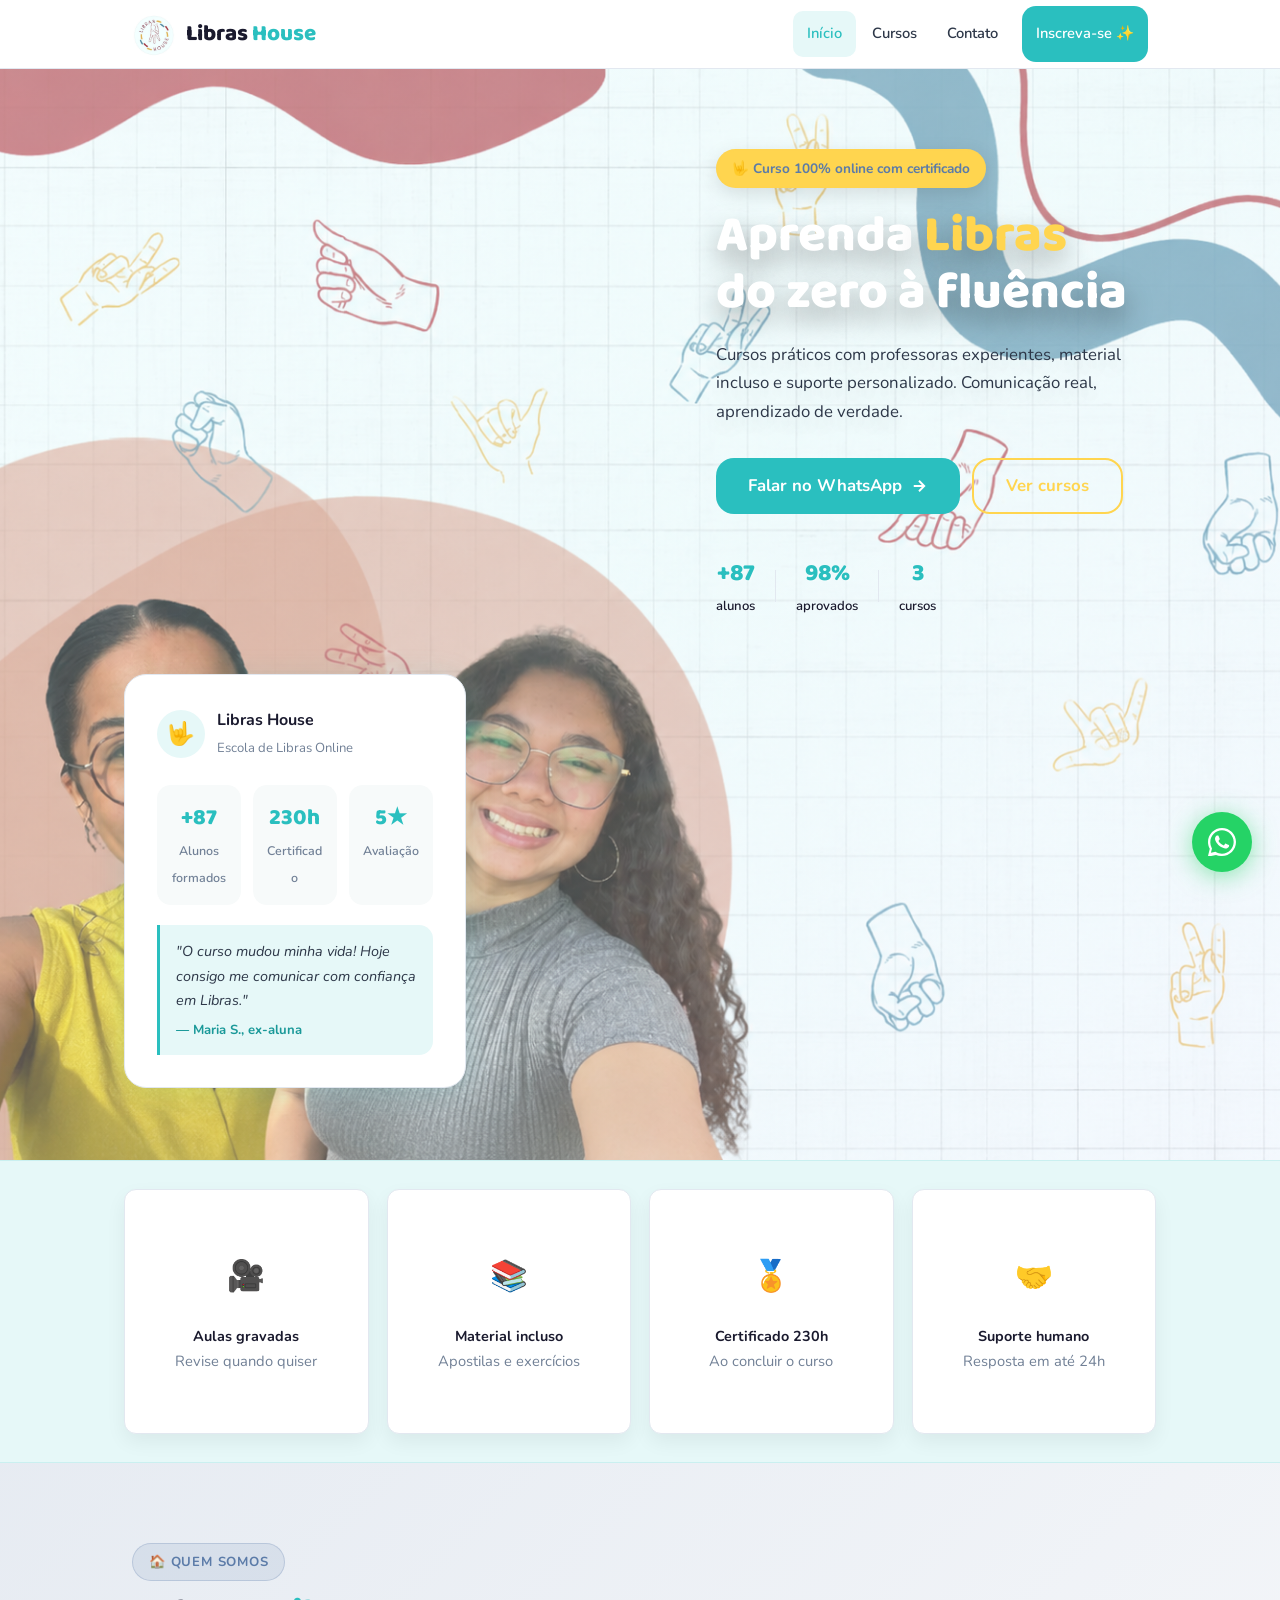
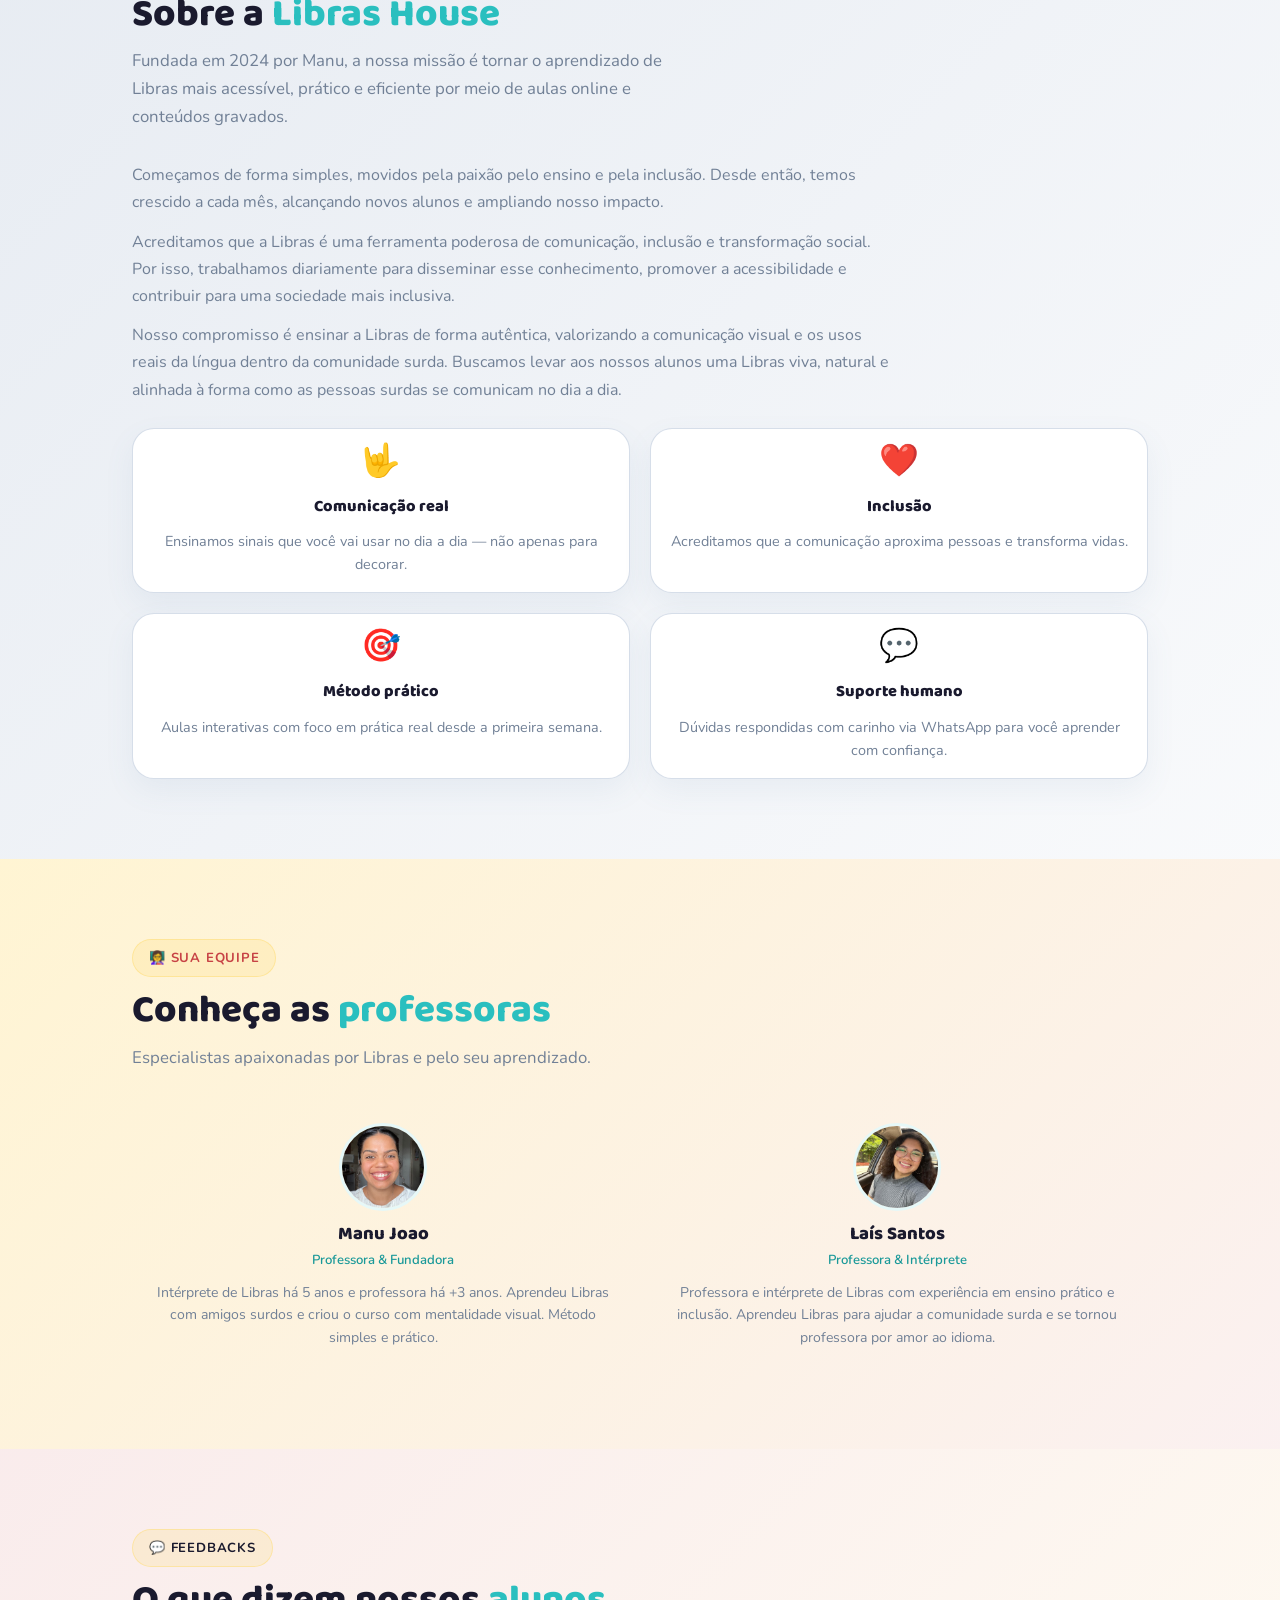
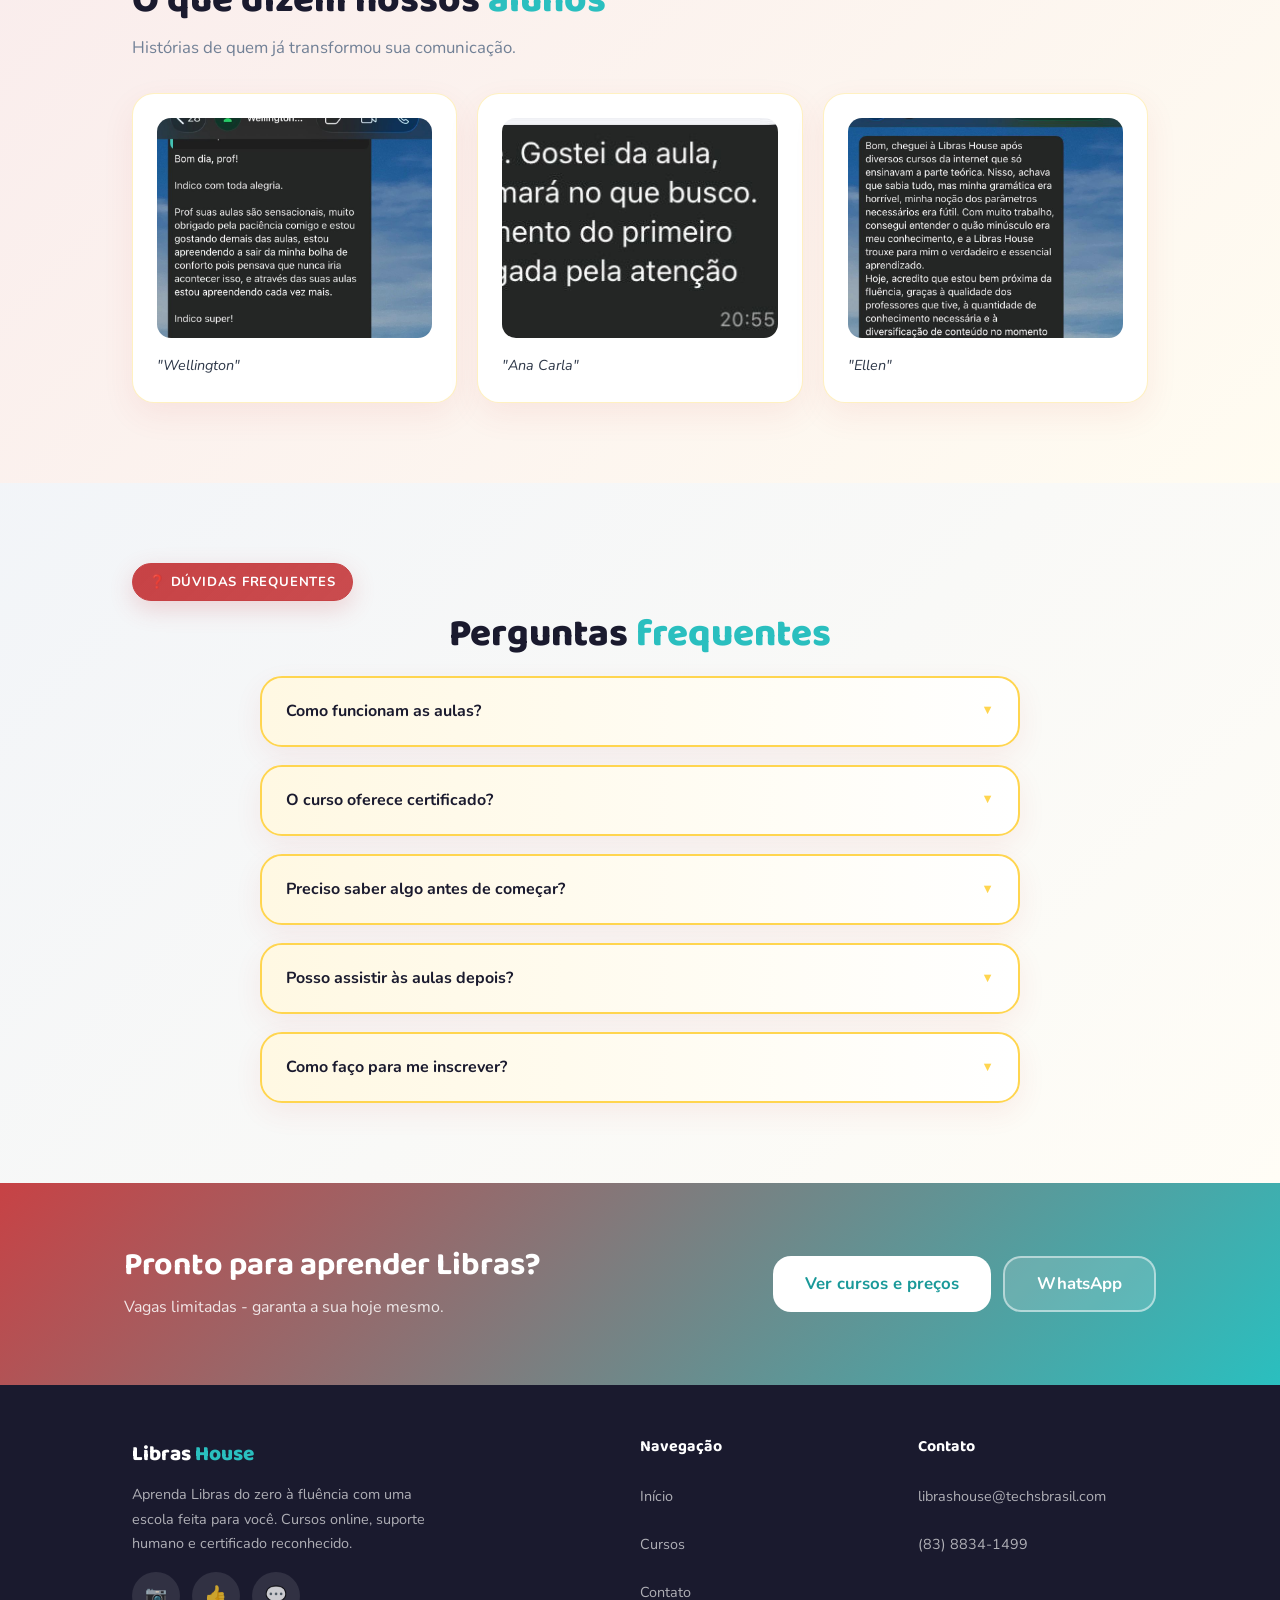
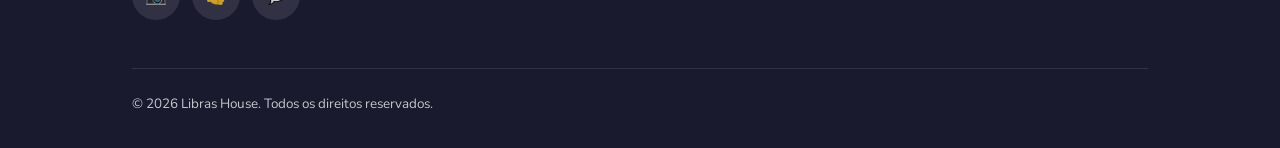
<file: index.html>
<!DOCTYPE html>
<html lang="pt-BR">
<head>
  <meta charset="UTF-8" />
  <meta name="viewport" content="width=device-width, initial-scale=1.0" />
  <title>Libras House | Aprenda Libras com a Manu</title>
  <meta name="description" content="Aprenda Libras do zero à fluência com a Libras House. Cursos online, certificado e suporte via WhatsApp." />
  <link rel="icon" type="image/png" href="logo.jpg" />
  <link rel="preconnect" href="https://fonts.googleapis.com" />
  <link rel="preconnect" href="https://fonts.gstatic.com" crossorigin />
  <link href="https://fonts.googleapis.com/css2?family=Baloo+2:wght@400;600;700;800;900&family=Nunito:wght@400;500;600;700;800&display=swap" rel="stylesheet" />
  <link rel="stylesheet" href="style.css" />
  <style>
    /* Mobile-first: make images responsive across the site */
    img { max-width: 100%; height: auto; display: block; }

    /* ── Hero ── */
    .hero {
      background-image: url('nova capa.png');
      background-size: cover;
      background-position: center;
      background-attachment: scroll;
      background-repeat: no-repeat;
      padding: 80px 0 72px;
      overflow: hidden;
      position: relative;
    }
    .hero::before {
      content: '';
      position: absolute;
      top: 0; left: 0; right: 0; bottom: 0;
      background: linear-gradient(135deg, rgba(240, 253, 253, 0.3) 0%, rgba(230, 248, 248, 0.3) 50%, rgba(243, 239, 254, 0.3) 100%);
      z-index: 0;
    }
    .hero-inner {
      position: relative;
      z-index: 1;
      max-width: 1080px;
      margin: 0 auto;
      padding: 0 24px;
      display: grid;
      grid-template-columns: 0.7fr 1.3fr;
      gap: 56px;
      align-items: center;
    }
    .hero-text {
      grid-column: 2;
      max-width: 520px;
      margin-left: auto;
    }
    .hero-visual {
      grid-column: 1;
      justify-self: start;
    }

    .hero-badge {
      display: inline-flex;
      align-items: center;
      gap: 8px;
      background: var(--yellow-post);
      border: 2px solid rgba(255, 213, 79, 0.8);
      color: var(--blue-post);
      font-weight: 700;
      font-size: 0.85rem;
      padding: 6px 14px;
      border-radius: 100px;
      margin-bottom: 20px;
      box-shadow: 0 6px 20px rgba(0,0,0,0.12);
    }
    .hero h1 {
      font-size: clamp(2rem, 4.5vw, 3.2rem);
      font-weight: 900;
      line-height: 1.12;
      margin-bottom: 18px;
      color: var(--white);
      text-shadow: 0 12px 28px rgba(0,0,0,0.35);
    }
    .hero h1 em { color: var(--yellow-post); }
    .hero p {
      color: #2ABFBF(255,255,255,0.95);
      font-size: 1.05rem;
      line-height: 1.7;
      margin-bottom: 32px;
      max-width: 440px;
      text-shadow: 0 8px 20px rgba(0,0,0,0.2);
    }
    .hero-buttons {
      display: flex;
      gap: 12px;
      flex-wrap: wrap;
      margin-bottom: 40px;
    }
    .hero-trust {
      display: flex;
      gap: 0;
      align-items: center;
    }
    .trust-item {
      display: flex;
      flex-direction: column;
      align-items: center;
      padding: 0 20px;
    }
    .trust-item:first-child { padding-left: 0; }
    .trust-num {
      font-family: var(--font-display);
      font-size: 1.5rem;
      font-weight: 800;
      color:#2ABFBF;
      text-shadow: 1px 1px 2px rgba(255,255,255,0.5);
    }
    .trust-item span:last-child {
      font-size: 0.82rem;
      color: var(--dark);
      font-weight: 600;
      text-shadow: 1px 1px 2px rgba(255,255,255,0.4);
    }
    .trust-divider {
      width: 1px;
      height: 32px;
      background: var(--border);
    }

    /* Hero Visual */
    .hero-visual {
      position: relative;
    }
    .hero-card {
      background: var(--white);
      border-radius: var(--radius-lg);
      padding: 32px;
      box-shadow: var(--shadow-md);
      border: 1px solid var(--border);
    }
    .hero-card-header {
      display: flex;
      align-items: center;
      gap: 12px;
      margin-bottom: 24px;
    }
    .hero-card-avatar {
      width: 48px; height: 48px;
      background: var(--teal-soft);
      border-radius: 50%;
      display: flex;
      align-items: center;
      justify-content: center;
      font-size: 1.4rem;
    }
    .hero-card-avatar img {
      width: 48px; height: 48px;
      border-radius: 50%;
      object-fit: cover;
    }
    .hero-card-header strong {
      display: block;
      font-weight: 700;
      color: var(--dark);
    }
    .hero-card-header span {
      font-size: 0.82rem;
      color: var(--muted);
    }
    .hero-stat-row {
      display: grid;
      grid-template-columns: repeat(3, 1fr);
      gap: 12px;
      margin-bottom: 20px;
    }
    .hero-stat {
      background: var(--bg);
      border-radius: var(--radius);
      padding: 14px 12px;
      text-align: center;
    }
    .hero-stat-num {
      font-family: var(--font-display);
      font-size: 1.4rem;
      font-weight: 800;
      color: var(--teal);
      display: block;
    }
    .hero-stat-label {
      font-size: 0.78rem;
      color: var(--muted);
      font-weight: 600;
    }
    .hero-quote {
      background: var(--teal-soft);
      border-left: 3px solid var(--teal);
      border-radius: 0 var(--radius) var(--radius) 0;
      padding: 14px 16px;
      font-style: italic;
      font-size: 0.9rem;
      color: var(--text);
    }
    .hero-quote strong {
      display: block;
      margin-top: 6px;
      font-style: normal;
      font-size: 0.82rem;
      color: var(--teal-dark);
    }

    /* ── About Section ── */
    .about { background: linear-gradient(135deg, rgba(91,123,168,0.15) 0%, rgba(91,123,168,0.04) 100%); }

    /* (grid/card sizing moved to style.css for consistency) */
    .about-copy {
      max-width: 760px;
      margin: 14px 0 24px;
      color: var(--muted);
    }
    .about-copy p {
      margin-bottom: 12px;
      font-size: 1rem;
      line-height: 1.7;
      color: var(--muted);
    }


    /* ── Instructors ── */
    .instructors {
    background: linear-gradient(
    135deg,
    rgba(255,213,79,0.25) 0%,
    rgba(199,66,69,0.08) 100%
  );
}
    .instructors-grid {
      display: grid;
      grid-template-columns: 1fr 1fr;
      gap: 28px;
    }

      .instructors-grid {
        grid-template-columns: repeat(2, 1fr);
        gap: 12px;
      }

      .instructor-card {
        padding: 16px;
      }

      .instructor-photo,
      .instructor-photo-placeholder {
        width: 70px;
        height: 70px;
      }

    .instructor-card {
      padding: 20px;
      display: flex;
      flex-direction: column;
      align-items: center;
      text-align: center;
      gap: 12px;
}
    .instructor-card:hover {
      box-shadow: 0 16px 40px rgba(255,213,79,0.16);
      border-color: var(--red-post);
    }
    .instructor-photo {
      width: 88px;
      height: 88px;
      border-radius: 50%;
      object-fit: cover;
      flex-shrink: 0;
      border: 3px solid var(--teal-soft);
    }
    .instructor-photo-placeholder {
      width: 88px;
      height: 88px;
      border-radius: 50%;
      background: var(--teal-soft);
      display: flex;
      align-items: center;
      justify-content: center;
      font-size: 2.2rem;
      flex-shrink: 0;
      border: 3px solid rgba(42,191,191,0.2);
    }
    .instructor-info h3 {
      font-size: 1.15rem;
      font-weight: 800;
      margin-bottom: 4px;
    }
    .instructor-role {
      font-size: 0.82rem;
      color: var(--teal-dark);
      font-weight: 600;
      margin-bottom: 10px;
      display: block;
    }
    .instructor-info p {
      font-size: 0.88rem;
      color: var(--muted);
      line-height: 1.6;
    }

    /* ── Testimonials ── */
    .testimonials { background: linear-gradient(135deg, rgba(199,66,69,0.1) 0%, rgba(255,215,79,0.08) 100%); }
    .tgrid {
      display: grid;
      grid-template-columns: repeat(3, 1fr);
      gap: 20px;
    }
    .tcard {
      background: var(--white);
      border: 1px solid rgba(255,215,79,0.35);
      border-radius: var(--radius-lg);
      padding: 24px;
      box-shadow: 0 12px 32px rgba(199,66,69,0.08);
    }
    .tcard img {
      width: 100%;
      height: 220px;
      object-fit: cover;
      border-radius: var(--radius);
      margin-bottom: 16px;


    }
    .tcard img:focus,
    .tcard img:hover {
      transform: translateY(-4px) scale(1.02);
      box-shadow: 0 20px 50px rgba(0,0,0,0.2);
      outline: none;
    }
    .tcard p {
      font-size: 0.9rem;
      color: var(--text);
      line-height: 1.65;
      font-style: italic;
    }

    .tcard {
      min-height: 240px;
    }

    /* Modal for testimonial preview */
    .modal {
      display: none;
      position: fixed;
      inset: 0;
      background: rgba(0,0,0,0.78);
      z-index: 2200;
      align-items: center;
      justify-content: center;
      padding: 18px;
    }
    .modal.show { display: flex; }
    .modal-content {
      max-width: 980px;
      width: 100%;
      max-height: 92vh;
      border-radius: 12px;
      object-fit: contain;
      box-shadow: 0 30px 80px rgba(0,0,0,0.5);
    }
    .modal-caption {
      margin-top: 10px;
      color: #fff;
      text-align: center;
      font-weight: 600;
    }
    .modal-close {
      position: absolute;
      top: 14px;
      right: 14px;
      color: #fff;
      font-size: 1.8rem;
      font-weight: 800;
      cursor: pointer;
      background: rgba(0,0,0,0.25);
      border-radius: 8px;
      padding: 6px 10px;
    }

    /* ── FAQ ── */
    .faq { background: linear-gradient(135deg, rgba(91,123,168,0.08) 0%, rgba(255,213,79,0.05) 100%); }
    .faq-list {
      display: grid;
      gap: 18px;
      max-width: 760px;
      margin: 0 auto;
    }
    .faq-item {
      background: rgba(255,255,255,0.98);
      border: 2px solid var(--yellow-post);
      border-radius: var(--radius-lg);
      overflow: hidden;
      box-shadow: 0 10px 28px rgba(199,66,69,0.08);
      transition: transform var(--transition), border-color var(--transition), box-shadow var(--transition);
    }
    .faq-item:hover {
      transform: translateY(-2px);
      border-color: var(--red-post);
      box-shadow: 0 12px 34px rgba(199,66,69,0.18);
    }
    .faq-item summary {
      padding: 20px 24px;
      cursor: pointer;
      font-weight: 700;
      font-size: 1rem;
      color: var(--dark);
      display: flex;
      justify-content: space-between;
      align-items: center;
      background: linear-gradient(90deg, rgba(255,213,79,0.16) 0%, transparent 100%);
      user-select: none;
      transition: background var(--transition), color var(--transition);
    }
    .faq-item summary:hover {
      background: linear-gradient(90deg, rgba(199,66,69,0.12) 0%, transparent 100%);
      color: var(--red-post);
    }
    .faq-item[open] summary {
      background: linear-gradient(90deg, var(--red-post) 0%, rgba(199,66,69,0.15) 100%);
      color: var(--white);
    }
    .faq-item p {
      padding: 0 24px 24px;
      color: var(--text);
      line-height: 1.75;
      background: rgba(255,255,255,0.9);
    }
    .faq-item summary::after {
      content: '▼';
      transition: transform var(--transition);
      font-size: 0.8rem;
      color: var(--yellow-post);
      margin-left: 12px;
      flex-shrink: 0;
    }
    .faq-item[open] summary::after {
      transform: rotate(180deg);
      color: var(--white);
    }

    /* ── CTA Banner ── */
    .cta-banner {
      background: linear-gradient(135deg, var(--red-post) 0%, #2ABFBF 100%);
      padding: 64px 0;
    }
    .cta-banner-inner {
      max-width: 1080px;
      margin: 0 auto;
      padding: 0 24px;
      display: flex;
      align-items: center;
      justify-content: space-between;
      gap: 32px;
      flex-wrap: wrap;
    }
    .cta-banner h2 {
      color: var(--white);
      font-size: clamp(1.5rem, 2.5vw, 2rem);
      margin-bottom: 8px;
    }
    .cta-banner p {
      color: rgba(255,255,255,0.85);
      font-size: 1rem;
    }
    .btn-white {
      background: var(--white);
      color: var(--teal-dark);
      font-weight: 700;
    }
    .btn-white:hover {
      background: var(--teal-soft);
      transform: translateY(-1px);
    }

    @media (max-width: 900px) {
      .hero-inner { grid-template-columns: 1fr; gap: 40px; }
      .hero-visual { display: none; }
      .about-grid { grid-template-columns: repeat(2, 1fr); }
      .instructors-grid { grid-template-columns: repeat(2, minmax(0, 1fr)); }
      .tgrid {grid-template-columns: repeat(2, 1fr);gap: 14px;
}
      .tcard {
        padding: 18px;
        min-height: 0;
      }
      .tcard img {
        aspect-ratio: 16 / 9;
        max-height: 220px;
      }

    }
    @media (max-width: 640px) {
      .about-grid { grid-template-columns: 1fr; }
      .about-card { aspect-ratio: auto; min-height: 0; }


      .hero { padding: 56px 0 48px; }
      .about-grid { grid-template-columns: 1fr; }
      .cta-banner-inner { flex-direction: column; align-items: flex-start; }
      .tcard {
        padding: 16px;
        min-height: 0;
      }

      .tcard img {
        aspect-ratio: 16 / 9;
        height: auto;
        max-height: 200px;
      }

      .tcard p {
        font-size: 0.95rem;
        margin-top: 12px;
      }

      /* Slightly tighter page padding on small screens */
      .container { padding-left: 16px; padding-right: 16px; }
      /* Improve hero background appearance on small screens */
      .hero {
        background-position: center top;
        background-size: cover;
        padding: 56px 0 48px;
      }
      .hero::before {
        background: linear-gradient(135deg, rgba(240,253,253,0.48) 0%, rgba(230,248,248,0.42) 50%, rgba(243,239,254,0.46) 100%);
      }
    }
    /* Features / Others section: responsive 2x2 square cards */
    .features-bar { padding: 28px 0; }
    .features-inner {
      max-width: 1080px;
      margin: 0 auto;
      padding: 0 24px;
      display: grid;
      grid-template-columns: repeat(4, 1fr);
      gap: 18px;
      align-items: stretch;
    }
    .feature-item {
      background: var(--white);
      border: 1px solid var(--border);
      border-radius: 12px;
      padding: 18px;
      display: flex;
      flex-direction: column;
      align-items: center;
      justify-content: center;
      text-align: center;
      box-shadow: 0 8px 20px rgba(0,0,0,0.06);
      transition: transform 200ms ease, box-shadow 200ms ease, border-color 200ms ease;
      aspect-ratio: 1 / 1;
      min-height: 120px;
    }
    .feature-item:hover { transform: translateY(-6px); box-shadow: 0 18px 40px rgba(0,0,0,0.09); }
    .feature-icon { font-size: 1.9rem; margin-bottom: 10px; }
    .feature-item strong { display:block; margin-bottom:6px; }
    .feature-item p { margin:0; color:var(--muted); font-size:0.92rem; }

    @media (max-width: 900px) {
      .features-inner { grid-template-columns: repeat(2, 1fr); }
    }
    @media (max-width: 640px) {
      .features-inner { grid-template-columns: repeat(2, 1fr); gap:12px; }
      .feature-item { padding: 16px; min-height: 110px; }
    }
  </style>
</head>
<body>

<!-- HEADER -->
<header id="header" role="banner">
  <div class="header-inner">
    <a href="indextest.html" class="logo" aria-label="Libras House — início">
      <img src="logo.jpg" alt="Logo Libras House" />
      <span class="logo-text">Libras <em>House</em></span>
    </a>
    <button class="menu-toggle" id="menuToggle" aria-label="Abrir menu" aria-expanded="false" aria-controls="nav">
      <span></span><span></span><span></span>
    </button>
    <div class="nav-backdrop" id="navBackdrop"></div>
    <nav id="nav" role="navigation" aria-hidden="true">
      <a href="index.html" class="active">Início</a>
      <a href="cursos.html">Cursos</a>
      <a href="contato.html">Contato</a>
      <a href="https://wa.me/558388341499?text=Olá+Manu!+Quero+saber+mais+sobre+os+cursos." class="nav-cta" target="_blank" rel="noopener">Inscreva-se ✨</a>
    </nav>
  </div>
</header>
<!-- HERO -->
  <section class="hero">
  <div class="hero-inner">
    <div class="hero-text">
      <div class="hero-badge">🤟 Curso 100% online com certificado</div>
      <h1>Aprenda <em>Libras</em><br>do zero à fluência</h1>
      <p>Cursos práticos com professoras experientes, material incluso e suporte personalizado. Comunicação real, aprendizado de verdade.</p>
      <div class="hero-buttons">
        <a href="https://wa.me/558388341499?text=Olá+Manu!+Quero+saber+mais+sobre+os+cursos." class="btn btn-primary btn-lg" target="_blank" rel="noopener">
          Falar no WhatsApp
          <svg width="18" height="18" viewBox="0 0 24 24" fill="none" stroke="currentColor" stroke-width="2.5"><path d="M5 12h14M12 5l7 7-7 7"/></svg>
        </a>
        <a href="cursos.html" class="btn btn-outline btn-lg">Ver cursos</a>
      </div>
      <div class="hero-trust">
        <div class="trust-item"><span class="trust-num">+87</span><span>alunos</span></div>
        <div class="trust-divider"></div>
        <div class="trust-item"><span class="trust-num">98%</span><span>aprovados</span></div>
        <div class="trust-divider"></div>
        <div class="trust-item"><span class="trust-num">3</span><span>cursos</span></div>
      </div>
    </div>
    <div class="hero-visual">
      <div class="hero-card">
        <div class="hero-card-header">
          <div class="hero-card-avatar">🤟</div>
          <div>
            <strong>Libras House</strong>
            <span>Escola de Libras Online</span>
          </div>
        </div>
        <div class="hero-stat-row">
          <div class="hero-stat">
            <span class="hero-stat-num">+87</span>
            <span class="hero-stat-label">Alunos formados</span>
          </div>
          <div class="hero-stat">
            <span class="hero-stat-num">230h</span>
            <span class="hero-stat-label">Certificado</span>
          </div>
          <div class="hero-stat">
            <span class="hero-stat-num">5★</span>
            <span class="hero-stat-label">Avaliação</span>
          </div>
        </div>
        <div class="hero-quote">
          "O curso mudou minha vida! Hoje consigo me comunicar com confiança em Libras."
          <strong>— Maria S., ex-aluna</strong>
        </div>
      </div>
    </div>
  </div>
</section>

<!-- FEATURES BAR -->
<section class="features-bar">
  <div class="features-inner">
    <div class="feature-item reveal">
      <span class="feature-icon">🎥</span>
      <div><strong>Aulas gravadas</strong><p>Revise quando quiser</p></div>
    </div>
    <div class="feature-item reveal">
      <span class="feature-icon">📚</span>
      <div><strong>Material incluso</strong><p>Apostilas e exercícios</p></div>
    </div>
    <div class="feature-item reveal">
      <span class="feature-icon">🏅</span>
      <div><strong>Certificado 230h</strong><p>Ao concluir o curso</p></div>
    </div>
    <div class="feature-item reveal">
      <span class="feature-icon">🤝</span>
      <div><strong>Suporte humano</strong><p>Resposta em até 24h</p></div>
    </div>
  </div>
</section>

<!-- SOBRE -->
<section class="about section">
  <div class="container">
    <div class="section-tag">🏠 Quem somos</div>
    <h2 class="section-title">Sobre a <em>Libras House</em></h2>
    <p class="section-subtitle">Fundada em 2024 por Manu, a nossa missão é tornar o aprendizado de Libras mais acessível, prático e eficiente por meio de aulas online e conteúdos gravados.</p>
    <div class="about-copy">
      <p>Começamos de forma simples, movidos pela paixão pelo ensino e pela inclusão. Desde então, temos crescido a cada mês, alcançando novos alunos e ampliando nosso impacto.</p>
      <p>Acreditamos que a Libras é uma ferramenta poderosa de comunicação, inclusão e transformação social. Por isso, trabalhamos diariamente para disseminar esse conhecimento, promover a acessibilidade e contribuir para uma sociedade mais inclusiva.</p>
      <p>Nosso compromisso é ensinar a Libras de forma autêntica, valorizando a comunicação visual e os usos reais da língua dentro da comunidade surda. Buscamos levar aos nossos alunos uma Libras viva, natural e alinhada à forma como as pessoas surdas se comunicam no dia a dia.</p>
    </div>
    <div class="about-grid">
      <div class="about-card reveal">
        <div class="about-icon">🤟</div>
        <h3>Comunicação real</h3>
        <p>Ensinamos sinais que você vai usar no dia a dia — não apenas para decorar.</p>
      </div>
      <div class="about-card reveal">
        <div class="about-icon">❤️</div>
        <h3>Inclusão</h3>
        <p>Acreditamos que a comunicação aproxima pessoas e transforma vidas.</p>
      </div>
      <div class="about-card reveal">
        <div class="about-icon">🎯</div>
        <h3>Método prático</h3>
        <p>Aulas interativas com foco em prática real desde a primeira semana.</p>
      </div>
      <div class="about-card reveal">
        <div class="about-icon">💬</div>
        <h3>Suporte humano</h3>
        <p>Dúvidas respondidas com carinho via WhatsApp para você aprender com confiança.</p>
      </div>
    </div>
  </div>
</section>

<!-- PROFESSORAS -->
<section class="instructors section">
  <div class="container">
    <div class="section-tag">👩‍🏫 Sua equipe</div>
    <h2 class="section-title">Conheça as <em>professoras</em></h2>
    <p class="section-subtitle">Especialistas apaixonadas por Libras e pelo seu aprendizado.</p>
    <div class="instructors-grid">
      <div class="instructor-card reveal">
        <img src="manu-libras face.jpeg" alt="Foto de Manu Joao" class="instructor-photo" />
        <div class="instructor-info">
          <h3>Manu Joao</h3>
          <span class="instructor-role">Professora & Fundadora</span>
          <p>Intérprete de Libras há 5 anos e professora há +3 anos. Aprendeu Libras com amigos surdos e criou o curso com mentalidade visual. Método simples e prático.</p>
        </div>
      </div>
      <div class="instructor-card reveal">
        <img src="laisprofessora.jpeg" alt="Foto de Laís Santos" class="instructor-photo" />
        <div class="instructor-info">
          <h3>Laís Santos</h3>
          <span class="instructor-role">Professora & Intérprete</span>
          <p>Professora e intérprete de Libras com experiência em ensino prático e inclusão. Aprendeu Libras para ajudar a comunidade surda e se tornou professora por amor ao idioma.</p>
        </div>
      </div>
    </div>
  </div>
</section>

<!-- Feedback -->
<section class="testimonials section">
  <div class="container">
    <div class="section-tag">💬 Feedbacks</div>
    <h2 class="section-title">O que dizem nossos <em>alunos</em></h2>
    <p class="section-subtitle">Histórias de quem já transformou sua comunicação.</p>
    <div class="tgrid">
      <div class="tcard reveal">
        <img src="testemunho 1.jpeg" alt="Depoimento de aluno 1" />
        <p>"Wellington"</p>
      </div>

      <div class="tcard reveal">
        <img src="testemunho 2.jpeg" alt="Depoimento de aluna 2" />
        <p>"Ana Carla"</p>
      </div>
      <div class="tcard reveal">
        <img src="testemunho 3.jpeg" alt="Depoimento de aluna 3" />
        <p>"Ellen"</p>
      </div>
    </div>
  </div>
</section>

<!-- Modal for testimonial preview -->
<div id="testimonialModal" class="modal" onclick="if(event.target===this) closeModal()" aria-hidden="true">
  <button class="modal-close" aria-label="Fechar" onclick="closeModal()">✕</button>
  <img id="testimonialImage" class="modal-content" alt="Preview do depoimento" />
  <div id="testimonialCaption" class="modal-caption" aria-live="polite"></div>
</div>

<!-- FAQ -->
<section class="faq section">
  <div class="container">
    <div class="section-tag">❓ Dúvidas frequentes</div>
    <h2 class="section-title" style="text-align:center;">Perguntas <em>frequentes</em></h2>
    <div style="height:8px;"></div>
    <div class="faq-list">
      <details class="faq-item">
        <summary>Como funcionam as aulas?</summary>
        <p>As aulas são ao vivo, semanais, com turmas pequenas para garantir atenção individualizada. Cada módulo tem exercícios práticos, materiais digitais e avaliação progressiva.</p>
      </details>
      <details class="faq-item">
        <summary>O curso oferece certificado?</summary>
        <p>Sim! Ao finalizar o curso completo, emitimos certificado com carga horária de 230 horas e nível de proficiência.</p>
      </details>
      <details class="faq-item">
        <summary>Preciso saber algo antes de começar?</summary>
        <p>Não! O curso Básico é ideal para iniciantes absolutos. Basta ter vontade de aprender e uma boa conexão à internet.</p>
      </details>
      <details class="faq-item">
        <summary>Posso assistir às aulas depois?</summary>
        <p>Sim. Todas as aulas são gravadas e ficam disponíveis durante todo o período do curso para os alunos matriculados.</p>
      </details>
      <details class="faq-item">
        <summary>Como faço para me inscrever?</summary>
        <p>Basta enviar uma mensagem pelo WhatsApp ou preencher o formulário na página de Contato. Responderemos em até 24h para confirmar sua vaga.</p>
      </details>
    </div>
  </div>
</section>

<!-- CTA BANNER -->
<section class="cta-banner">
  <div class="cta-banner-inner">
    <div>
      <h2>Pronto para aprender Libras?</h2>
      <p>Vagas limitadas - garanta a sua hoje mesmo.</p>
    </div>
    <div style="display:flex; gap:12px; flex-wrap:wrap;">
      <a href="cursos.html" class="btn btn-white btn-lg">Ver cursos e preços</a>
      <a href="https://wa.me/558388341499?text=Olá+Manu!+Quero+garantir+minha+vaga." class="btn btn-lg" style="background:rgba(255,255,255,0.15);color:#fff;border:2px solid rgba(255,255,255,0.5);" target="_blank" rel="noopener">WhatsApp</a>
    </div>
  </div>
</section>

<!-- FOOTER -->
<footer class="footer">
  <div class="footer-inner">
    <div>
      <span class="logo-text">Libras <em>House</em></span>
      <p>Aprenda Libras do zero à fluência com uma escola feita para você. Cursos online, suporte humano e certificado reconhecido.</p>
      <div class="footer-social" style="margin-top:16px;">
        <a href="https://instagram.com/libras.house" target="_blank" aria-label="Instagram">📷</a>
        <a href="https://facebook.com/librashouse" target="_blank" aria-label="Facebook">👍</a>
        <a href="https://wa.me/558388341499" target="_blank" aria-label="WhatsApp">💬</a>
      </div>
    </div>
    <div class="footer-col">
      <h4>Navegação</h4>
      <a href="index.html">Início</a>
      <a href="cursos.html">Cursos</a>
      <a href="contato.html">Contato</a>
    </div>
    <div class="footer-col">
      <h4>Contato</h4>
      <a href="mailto:librashouse@techsbrasil.com">librashouse@techsbrasil.com</a>
      <a href="https://wa.me/558388341499">(83) 8834-1499</a>
    </div>
    <div class="footer-bottom">
      <span>&copy; 2026 Libras House. Todos os direitos reservados.</span>
    </div>
  </div>
</footer>

<!-- WHATSAPP FLOAT -->
<a href="https://wa.me/558388341499?text=Olá+Manu!+Tenho+interesse+no+curso+de+Libras+🤟" class="whatsapp-float" target="_blank" rel="noopener" aria-label="WhatsApp">
  <svg viewBox="0 0 24 24" width="28" height="28" fill="currentColor">
    <path d="M17.472 14.382c-.297-.149-1.758-.867-2.03-.967-.273-.099-.471-.148-.67.15-.197.297-.767.966-.94 1.164-.173.199-.347.223-.644.075-.297-.15-1.255-.463-2.39-1.475-.883-.788-1.48-1.761-1.653-2.059-.173-.297-.018-.458.13-.606.134-.133.298-.347.446-.52.149-.174.198-.298.298-.497.099-.198.05-.371-.025-.52-.075-.149-.669-1.612-.916-2.207-.242-.579-.487-.5-.669-.51-.173-.008-.371-.01-.57-.01-.198 0-.52.074-.792.372-.272.297-1.04 1.016-1.04 2.479 0 1.462 1.065 2.875 1.213 3.074.149.198 2.096 3.2 5.077 4.487.709.306 1.262.489 1.694.625.712.227 1.36.195 1.871.118.571-.085 1.758-.719 2.006-1.413.248-.694.248-1.289.173-1.413-.074-.124-.272-.198-.57-.347z"/>
    <path d="M12 0C5.373 0 0 5.373 0 12c0 2.123.554 4.118 1.523 5.855L.057 23.854a.5.5 0 0 0 .608.61l6.203-1.426A11.945 11.945 0 0 0 12 24c6.627 0 12-5.373 12-12S18.627 0 12 0zm0 22c-1.907 0-3.693-.498-5.24-1.367l-.374-.214-3.883.892.927-3.793-.232-.38A9.953 9.953 0 0 1 2 12C2 6.477 6.477 2 12 2s10 4.477 10 10-4.477 10-10 10z"/>
  </svg>
</a>

<script>
  // Header scroll
  const header = document.getElementById('header');
  window.addEventListener('scroll', () => header.classList.toggle('scrolled', window.scrollY > 20), { passive: true });

  // Mobile menu
  const toggle = document.getElementById('menuToggle');
  const nav = document.getElementById('nav');
  const backdrop = document.getElementById('navBackdrop');
  let scrollY = 0;
  function openMenu() { scrollY = window.scrollY; nav.classList.add('open'); backdrop.classList.add('open'); nav.setAttribute('aria-hidden', 'false'); toggle.setAttribute('aria-expanded', true); document.body.style.cssText = `overflow:hidden;position:fixed;top:-${scrollY}px;width:100%`; }
  function closeMenu() { nav.classList.remove('open'); backdrop.classList.remove('open'); nav.setAttribute('aria-hidden', 'true'); toggle.setAttribute('aria-expanded', false); document.body.style.cssText = ''; window.scrollTo(0, scrollY); }
  toggle.addEventListener('click', () => nav.classList.contains('open') ? closeMenu() : openMenu());
  nav.querySelectorAll('a').forEach(a => a.addEventListener('click', closeMenu));
  backdrop.addEventListener('click', closeMenu);
  document.addEventListener('keydown', e => { if (e.key === 'Escape') closeMenu(); });

  // Scroll reveal
  const observer = new IntersectionObserver(entries => {
    entries.forEach(e => { if (e.isIntersecting) { e.target.classList.add('visible'); observer.unobserve(e.target); } });
  }, { threshold: 0.1 });
  document.querySelectorAll('.reveal').forEach(el => observer.observe(el));

  // Testimonial modal controls
  function openModal(src, alt) {
    const modal = document.getElementById('testimonialModal');
    const img = document.getElementById('testimonialImage');
    const caption = document.getElementById('testimonialCaption');
    img.src = src;
    img.alt = alt || 'Depoimento';
    caption.textContent = alt || '';
    modal.classList.add('show');
    modal.setAttribute('aria-hidden','false');
    // trap focus: focus close button
    const closeBtn = modal.querySelector('.modal-close');
    closeBtn.focus();
    document.body.style.overflow = 'hidden';
  }

  function closeModal() {
    const modal = document.getElementById('testimonialModal');
    const img = document.getElementById('testimonialImage');
    modal.classList.remove('show');
    modal.setAttribute('aria-hidden','true');
    img.src = '';
    document.body.style.overflow = '';
    // return focus to first testimonial image (if any)
    const firstImg = document.querySelector('.tcard img');
    if (firstImg) firstImg.focus();
  }

  // Attach click/keyboard handlers to testimonial images (runs now or on DOMContentLoaded)
  function attachTestimonialHandlers() {
    document.querySelectorAll('.tcard img').forEach(img => {
      img.setAttribute('tabindex', '0');
      img.addEventListener('click', () => openModal(img.src, img.alt));
      img.addEventListener('keydown', (e) => { if (e.key === 'Enter' || e.key === ' ') { e.preventDefault(); openModal(img.src, img.alt); } });
    });

    // close modal on Esc
    document.addEventListener('keydown', (e) => { if (e.key === 'Escape') {
      const modal = document.getElementById('testimonialModal'); if (modal && modal.classList.contains('show')) closeModal(); } });
  }
  if (document.readyState === 'loading') document.addEventListener('DOMContentLoaded', attachTestimonialHandlers); else attachTestimonialHandlers();
</script>
</body>
</html>
</file>
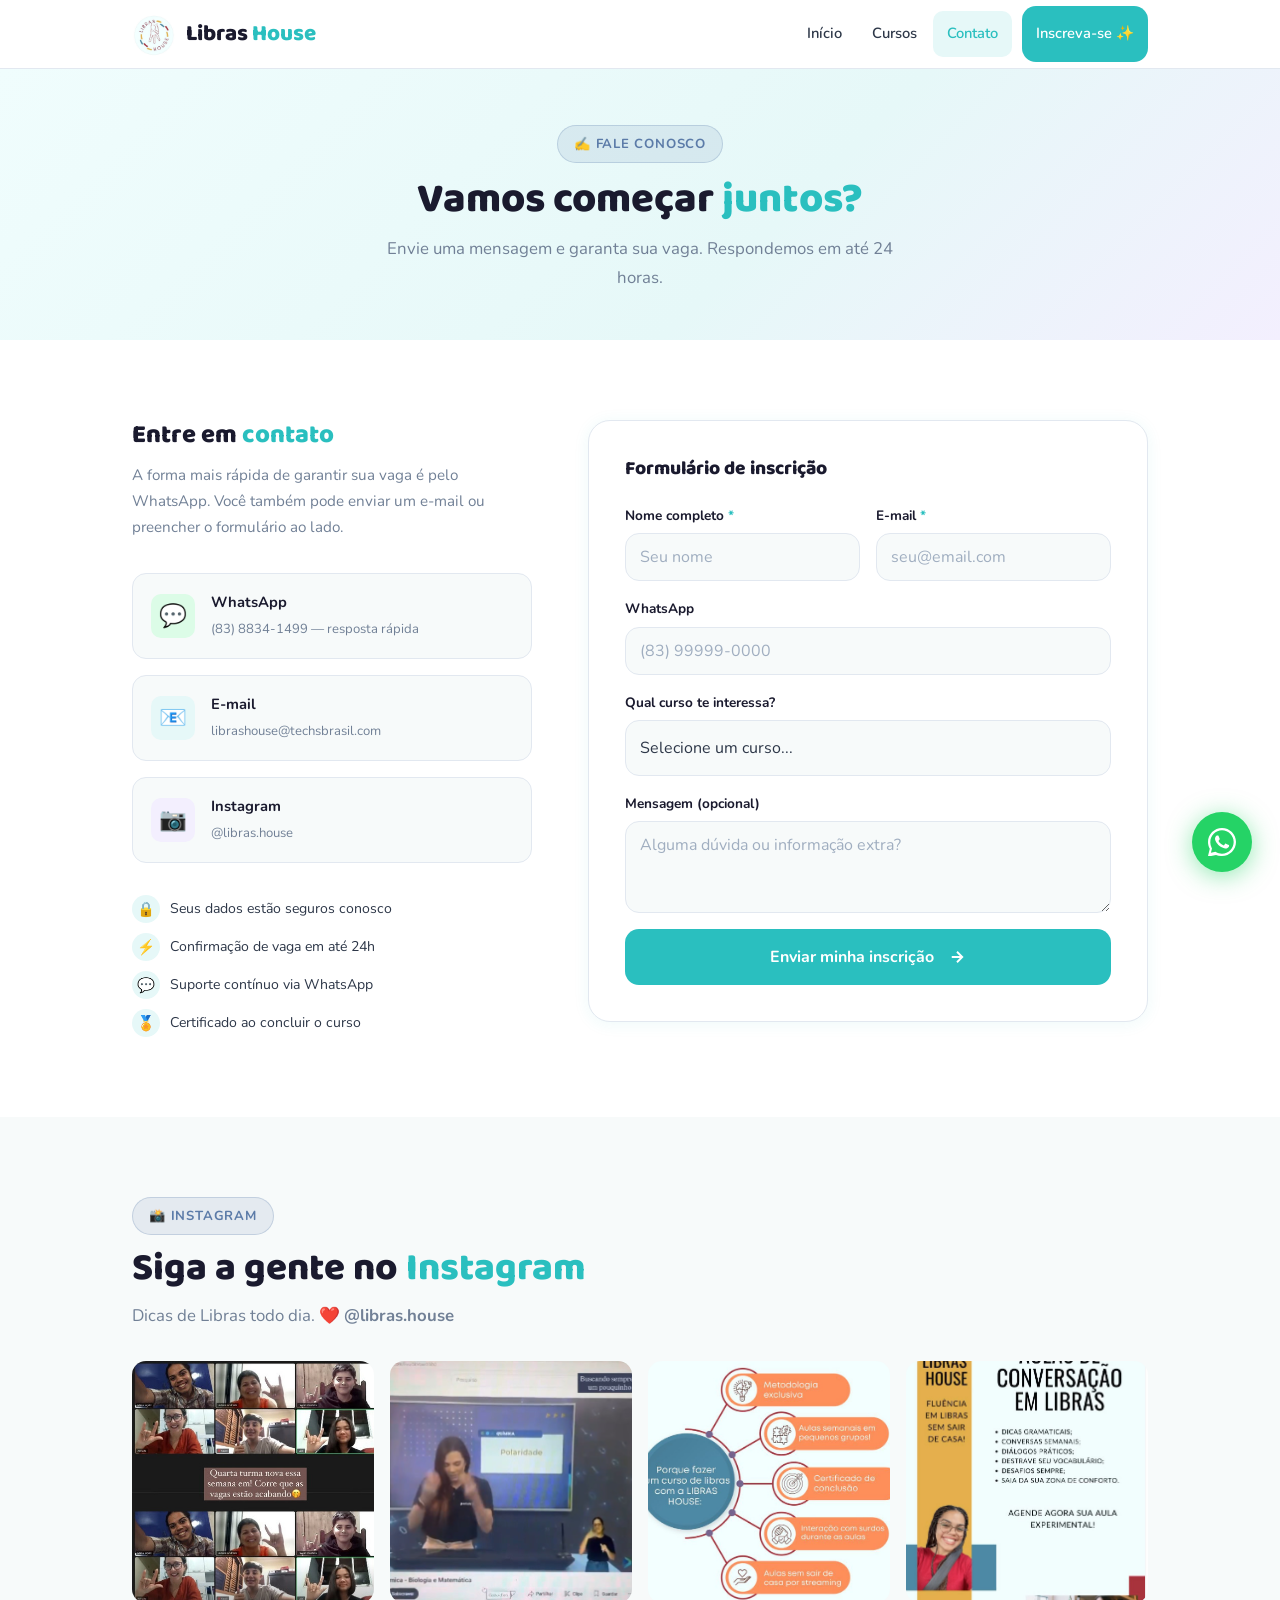
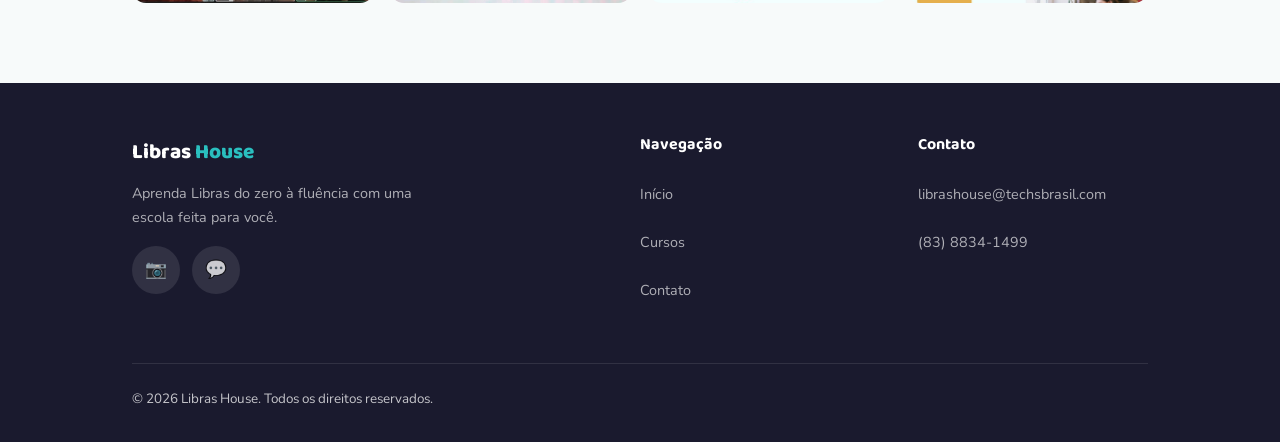
<file: contato.html>
<!DOCTYPE html>
<html lang="pt-BR">
<head>
  <meta charset="UTF-8" />
  <meta name="viewport" content="width=device-width, initial-scale=1.0" />
  <title>Contato | Libras House</title>
  <meta name="description" content="Entre em contato com a Libras House e garanta sua vaga no curso de Libras." />
  <link rel="icon" type="image/png" href="logo.jpg" />
  <link rel="preconnect" href="https://fonts.googleapis.com" />
  <link rel="preconnect" href="https://fonts.gstatic.com" crossorigin />
  <link href="https://fonts.googleapis.com/css2?family=Baloo+2:wght@400;600;700;800;900&family=Nunito:wght@400;500;600;700;800&display=swap" rel="stylesheet" />
  <link rel="stylesheet" href="style.css" />
  <style>
    /* ── Page Hero ── */
    .page-hero {
      background: linear-gradient(135deg, #f0fdfd 0%, #e6f8f8 60%, #f3effe 100%);
      padding: 56px 0 48px;
      text-align: center;
    }
    .page-hero h1 { font-size: clamp(1.8rem, 3.5vw, 2.6rem); font-weight: 900; margin-bottom: 10px; }
    .page-hero p { color: var(--muted); font-size: 1.05rem; max-width: 520px; margin: 0 auto; }

    /* ── Contact Layout ── */
    .contact-section { background: var(--white); }
    .contact-inner {
      display: grid;
      grid-template-columns: 1fr 1.4fr;
      gap: 56px;
      align-items: start;
    }

    /* ── Info Column ── */
    .contact-info h2 {
      font-size: 1.6rem;
      font-weight: 800;
      margin-bottom: 12px;
    }
    .contact-info > p {
      color: var(--muted);
      font-size: 0.95rem;
      line-height: 1.7;
      margin-bottom: 32px;
    }
    .contact-methods { display: flex; flex-direction: column; gap: 16px; margin-bottom: 32px; }
    .contact-method {
      display: flex;
      align-items: center;
      gap: 16px;
      background: var(--bg);
      border: 1px solid var(--border);
      border-radius: var(--radius);
      padding: 16px 18px;
      text-decoration: none;
      transition: var(--transition);
    }
    .contact-method:hover { border-color: var(--teal); background: var(--teal-soft); }
    .contact-method-icon {
      width: 44px; height: 44px;
      border-radius: 10px;
      display: flex;
      align-items: center;
      justify-content: center;
      font-size: 1.4rem;
      flex-shrink: 0;
    }
    .icon-green { background: #dcfce7; }
    .icon-teal { background: var(--teal-soft); }
    .icon-purple { background: var(--purple-soft); }
    .contact-method strong { display: block; font-weight: 700; font-size: 0.92rem; color: var(--dark); }
    .contact-method span { font-size: 0.82rem; color: var(--muted); }

    .perks { display: flex; flex-direction: column; gap: 10px; }
    .perk {
      display: flex;
      align-items: center;
      gap: 10px;
      font-size: 0.88rem;
      color: var(--text);
    }
    .perk-icon {
      width: 28px; height: 28px;
      background: var(--teal-soft);
      border-radius: 50%;
      display: flex;
      align-items: center;
      justify-content: center;
      font-size: 0.9rem;
      flex-shrink: 0;
    }

    /* ── Form ── */
    .form-card {
      background: var(--white);
      border: 1px solid var(--border);
      border-radius: var(--radius-lg);
      padding: 36px;
      box-shadow: var(--shadow);
    }
    .form-card h3 {
      font-size: 1.2rem;
      font-weight: 800;
      margin-bottom: 24px;
      color: var(--dark);
    }
    .form-row {
      display: grid;
      grid-template-columns: 1fr 1fr;
      gap: 16px;
    }
    .form-group {
      display: flex;
      flex-direction: column;
      gap: 6px;
      margin-bottom: 16px;
    }
    .form-group label {
      font-size: 0.85rem;
      font-weight: 700;
      color: var(--dark);
    }
    .form-group label span { color: var(--teal); }
    .form-group input,
    .form-group select,
    .form-group textarea {
      font-family: var(--font-body);
      font-size: 0.92rem;
      color: var(--text);
      background: var(--bg);
      border: 1.5px solid var(--border);
      border-radius: var(--radius);
      padding: 12px 14px;
      transition: var(--transition);
      outline: none;
      resize: vertical;
    }
    .form-group input:focus,
    .form-group select:focus,
    .form-group textarea:focus {
      border-color: var(--teal);
      background: var(--white);
      box-shadow: 0 0 0 3px rgba(42,191,191,0.12);
    }
    .form-group input::placeholder,
    .form-group textarea::placeholder { color: #a0aec0; }

    .btn-submit {
      width: 100%;
      justify-content: center;
      background: var(--teal);
      color: var(--white);
      font-size: 1rem;
      font-weight: 700;
      padding: 14px;
      border-radius: var(--radius);
      cursor: pointer;
      border: none;
      transition: var(--transition);
    }
    .btn-submit:hover { background: var(--teal-dark); transform: translateY(-1px); }

    #form-message {
      display: none;
      margin-top: 16px;
      padding: 14px 16px;
      border-radius: var(--radius);
      font-size: 0.9rem;
      line-height: 1.5;
    }

    /* ── Instagram ── */
    .instagram { background: var(--bg); }
    .insta-grid {
      display: grid;
      grid-template-columns: repeat(4, 1fr);
      gap: 16px;
    }
    .insta-item {
      position: relative;
      border-radius: var(--radius);
      overflow: hidden;
      aspect-ratio: 1;
      display: block;
    }
    .insta-item img {
      width: 100%; height: 100%;
      object-fit: cover;
      transition: transform 0.3s ease;
    }
    .insta-item:hover img { transform: scale(1.05); }
    .insta-overlay {
      position: absolute;
      inset: 0;
      background: rgba(42,191,191,0.75);
      color: var(--white);
      font-weight: 700;
      font-size: 0.85rem;
      display: flex;
      align-items: center;
      justify-content: center;
      opacity: 0;
      transition: opacity 0.25s ease;
    }
    .insta-item:hover .insta-overlay { opacity: 1; }

    @media (max-width: 900px) {
      .contact-inner { grid-template-columns: 1fr; }
      .form-row { grid-template-columns: 1fr; }
      .insta-grid { grid-template-columns: repeat(2, 1fr); }
    }
    @media (max-width: 480px) {
      .form-card { padding: 24px 18px; }
    }
  </style>
</head>
<body>

<!-- HEADER -->
<header id="header" role="banner">
  <div class="header-inner">
    <a href="index.html" class="logo">
      <img src="logo.jpg" alt="Logo Libras House" />
      <span class="logo-text">Libras <em>House</em></span>
    </a>
    <button class="menu-toggle" id="menuToggle" aria-label="Abrir menu" aria-expanded="false" aria-controls="nav">
      <span></span><span></span><span></span>
    </button>
    <div class="nav-backdrop" id="navBackdrop"></div>
    <nav id="nav" role="navigation" aria-hidden="true">
      <a href="index.html">Início</a>
      <a href="cursos.html">Cursos</a>
      <a href="contato.html" class="active">Contato</a>
      <a href="https://wa.me/558388341499?text=Olá+Manu!+Quero+garantir+minha+vaga." class="nav-cta" target="_blank" rel="noopener">Inscreva-se ✨</a>
    </nav>
  </div>
</header>

<!-- PAGE HERO -->
<section class="page-hero">
  <div class="container">
    <div class="section-tag">✍️ Fale conosco</div>
    <h1>Vamos começar <em>juntos?</em></h1>
    <p>Envie uma mensagem e garanta sua vaga. Respondemos em até 24 horas.</p>
  </div>
</section>

<!-- CONTACT -->
<section class="contact-section section">
  <div class="container">
    <div class="contact-inner">

      <!-- Left: Info -->
      <div class="contact-info reveal">
        <h2>Entre em <em>contato</em></h2>
        <p>A forma mais rápida de garantir sua vaga é pelo WhatsApp. Você também pode enviar um e-mail ou preencher o formulário ao lado.</p>

        <div class="contact-methods">
          <a href="https://wa.me/558388341499?text=Olá+Manu!+Quero+saber+mais+sobre+os+cursos." class="contact-method" target="_blank" rel="noopener">
            <div class="contact-method-icon icon-green">💬</div>
            <div>
              <strong>WhatsApp</strong>
              <span>(83) 8834-1499 — resposta rápida</span>
            </div>
          </a>
          <a href="mailto:librashouse@techsbrasil.com" class="contact-method">
            <div class="contact-method-icon icon-teal">📧</div>
            <div>
              <strong>E-mail</strong>
              <span>librashouse@techsbrasil.com</span>
            </div>
          </a>
          <a href="https://instagram.com/libras.house" class="contact-method" target="_blank" rel="noopener">
            <div class="contact-method-icon icon-purple">📷</div>
            <div>
              <strong>Instagram</strong>
              <span>@libras.house</span>
            </div>
          </a>
        </div>

        <div class="perks">
          <div class="perk"><div class="perk-icon">🔒</div><span>Seus dados estão seguros conosco</span></div>
          <div class="perk"><div class="perk-icon">⚡</div><span>Confirmação de vaga em até 24h</span></div>
          <div class="perk"><div class="perk-icon">💬</div><span>Suporte contínuo via WhatsApp</span></div>
          <div class="perk"><div class="perk-icon">🏅</div><span>Certificado ao concluir o curso</span></div>
        </div>
      </div>

      <!-- Right: Form -->
      <div class="form-card reveal">
        <h3>Formulário de inscrição</h3>
        <form action="https://formspree.io/f/meevzjja" method="POST" novalidate id="enrollForm">
          <div class="form-row">
            <div class="form-group">
              <label for="nome">Nome completo <span>*</span></label>
              <input id="nome" name="nome" type="text" placeholder="Seu nome" required autocomplete="name" />
            </div>
            <div class="form-group">
              <label for="email">E-mail <span>*</span></label>
              <input id="email" name="email" type="email" placeholder="seu@email.com" required autocomplete="email" />
            </div>
          </div>
          <div class="form-group">
            <label for="whatsapp">WhatsApp</label>
            <input id="whatsapp" name="whatsapp" type="tel" placeholder="(83) 99999-0000" autocomplete="tel" />
          </div>
          <div class="form-group">
            <label for="objetivo">Qual curso te interessa?</label>
            <select id="objetivo" name="objetivo">
              <option value="">Selecione um curso...</option>
              <option>Básico ao Avançado — R$ 85/mês</option>
              <option>Aulas Particulares — R$ 145/mês</option>
              <option>Clube de Conversação — R$ 92/mês</option>
              <option>Quero saber mais antes de decidir</option>
            </select>
          </div>
          <div class="form-group">
            <label for="mensagem">Mensagem (opcional)</label>
            <textarea id="mensagem" name="mensagem" rows="3" placeholder="Alguma dúvida ou informação extra?"></textarea>
          </div>
          <button type="submit" class="btn btn-submit">
            Enviar minha inscrição
            <svg width="18" height="18" viewBox="0 0 24 24" fill="none" stroke="currentColor" stroke-width="2.5" style="margin-left:6px;"><path d="M5 12h14M12 5l7 7-7 7"/></svg>
          </button>
          <p id="form-message" role="status" aria-live="polite"></p>
        </form>
      </div>

    </div>
  </div>
</section>

<!-- INSTAGRAM -->
<section class="instagram section">
  <div class="container">
    <div class="section-tag">📸 Instagram</div>
    <h2 class="section-title">Siga a gente no <em>Instagram</em></h2>
    <p class="section-subtitle">Dicas de Libras todo dia. ❤️ <strong>@libras.house</strong></p>
    <div class="insta-grid">
      <a href="https://www.instagram.com/libras.house/" target="_blank" rel="noopener" class="insta-item" aria-label="Instagram Libras House">
        <img src="turmapeoplelibrashouse.jpg" alt="Turma Libras House" loading="lazy" />
        <div class="insta-overlay">Ver no Instagram</div>
      </a>
      <a href="https://www.instagram.com/libras.house/" target="_blank" rel="noopener" class="insta-item" aria-label="Instagram Libras House">
        <img src="tvlibrashouse.jpg" alt="Libras House TV" loading="lazy" />
        <div class="insta-overlay">Ver no Instagram</div>
      </a>
      <a href="https://www.instagram.com/libras.house/" target="_blank" rel="noopener" class="insta-item" aria-label="Instagram Libras House">
        <img src="dicaslibrashouse2.jpg" alt="Dicas Libras House" loading="lazy" />
        <div class="insta-overlay">Ver no Instagram</div>
      </a>
      <a href="https://www.instagram.com/libras.house/" target="_blank" rel="noopener" class="insta-item" aria-label="Instagram Libras House">
        <img src="dicaslibrashouse1.jpg" alt="Dicas Libras House" loading="lazy" />
        <div class="insta-overlay">Ver no Instagram</div>
      </a>
    </div>
  </div>
</section>

<!-- FOOTER -->
<footer class="footer">
  <div class="footer-inner">
    <div>
      <span class="logo-text">Libras <em>House</em></span>
      <p>Aprenda Libras do zero à fluência com uma escola feita para você.</p>
      <div class="footer-social" style="margin-top:16px;">
        <a href="https://instagram.com/libras.house" target="_blank" aria-label="Instagram">📷</a>
        <a href="https://wa.me/558388341499" target="_blank" aria-label="WhatsApp">💬</a>
      </div>
    </div>
    <div class="footer-col">
      <h4>Navegação</h4>
      <a href="index.html">Início</a>
      <a href="cursos.html">Cursos</a>
      <a href="contato.html">Contato</a>
    </div>
    <div class="footer-col">
      <h4>Contato</h4>
      <a href="mailto:librashouse@techsbrasil.com">librashouse@techsbrasil.com</a>
      <a href="https://wa.me/558388341499">(83) 8834-1499</a>
    </div>
    <div class="footer-bottom">
      <span>&copy; 2026 Libras House. Todos os direitos reservados.</span>
    </div>
  </div>
</footer>

<!-- WHATSAPP FLOAT -->
<a href="https://wa.me/558388341499?text=Olá+Manu!+Tenho+interesse+no+curso+de+Libras+🤟" class="whatsapp-float" target="_blank" rel="noopener" aria-label="WhatsApp">
  <svg viewBox="0 0 24 24" width="28" height="28" fill="currentColor">
    <path d="M17.472 14.382c-.297-.149-1.758-.867-2.03-.967-.273-.099-.471-.148-.67.15-.197.297-.767.966-.94 1.164-.173.199-.347.223-.644.075-.297-.15-1.255-.463-2.39-1.475-.883-.788-1.48-1.761-1.653-2.059-.173-.297-.018-.458.13-.606.134-.133.298-.347.446-.52.149-.174.198-.298.298-.497.099-.198.05-.371-.025-.52-.075-.149-.669-1.612-.916-2.207-.242-.579-.487-.5-.669-.51-.173-.008-.371-.01-.57-.01-.198 0-.52.074-.792.372-.272.297-1.04 1.016-1.04 2.479 0 1.462 1.065 2.875 1.213 3.074.149.198 2.096 3.2 5.077 4.487.709.306 1.262.489 1.694.625.712.227 1.36.195 1.871.118.571-.085 1.758-.719 2.006-1.413.248-.694.248-1.289.173-1.413-.074-.124-.272-.198-.57-.347z"/>
    <path d="M12 0C5.373 0 0 5.373 0 12c0 2.123.554 4.118 1.523 5.855L.057 23.854a.5.5 0 0 0 .608.61l6.203-1.426A11.945 11.945 0 0 0 12 24c6.627 0 12-5.373 12-12S18.627 0 12 0zm0 22c-1.907 0-3.693-.498-5.24-1.367l-.374-.214-3.883.892.927-3.793-.232-.38A9.953 9.953 0 0 1 2 12C2 6.477 6.477 2 12 2s10 4.477 10 10-4.477 10-10 10z"/>
  </svg>
</a>

<script>
  const header = document.getElementById('header');
  window.addEventListener('scroll', () => header.classList.toggle('scrolled', window.scrollY > 20), { passive: true });
  const toggle = document.getElementById('menuToggle');
  const nav = document.getElementById('nav');
  const backdrop = document.getElementById('navBackdrop');
  let scrollY = 0;
  function openMenu() { scrollY = window.scrollY; nav.classList.add('open'); backdrop.classList.add('open'); nav.setAttribute('aria-hidden', 'false'); toggle.setAttribute('aria-expanded', true); document.body.style.cssText = `overflow:hidden;position:fixed;top:-${scrollY}px;width:100%`; }
  function closeMenu() { nav.classList.remove('open'); backdrop.classList.remove('open'); nav.setAttribute('aria-hidden', 'true'); toggle.setAttribute('aria-expanded', false); document.body.style.cssText = ''; window.scrollTo(0, scrollY); }
  toggle.addEventListener('click', () => nav.classList.contains('open') ? closeMenu() : openMenu());
  nav.querySelectorAll('a').forEach(a => a.addEventListener('click', closeMenu));
  backdrop.addEventListener('click', closeMenu);
  document.addEventListener('keydown', e => { if (e.key === 'Escape') closeMenu(); });

  // Scroll reveal
  const observer = new IntersectionObserver(entries => {
    entries.forEach(e => { if (e.isIntersecting) { e.target.classList.add('visible'); observer.unobserve(e.target); } });
  }, { threshold: 0.1 });
  document.querySelectorAll('.reveal').forEach(el => observer.observe(el));

  // Phone mask
  const waInput = document.getElementById('whatsapp');
  waInput && waInput.addEventListener('input', function() {
    let v = this.value.replace(/\D/g,'').slice(0,11);
    if (v.length > 6) v = `(${v.slice(0,2)}) ${v.slice(2,7)}-${v.slice(7)}`;
    else if (v.length > 2) v = `(${v.slice(0,2)}) ${v.slice(2)}`;
    else if (v.length > 0) v = `(${v}`;
    this.value = v;
  });

  // Form submit
  const form = document.getElementById('enrollForm');
  form.addEventListener('submit', function(e) {
    e.preventDefault();
    const msg = document.getElementById('form-message');
    const nome = document.getElementById('nome').value.trim();
    const email = document.getElementById('email').value.trim();
    if (!nome || !email) {
      msg.innerHTML = '❌ Por favor, informe seu nome e e-mail.';
      msg.style.cssText = 'display:block;color:#d64545;background:#fff5f5;border:1px solid #fed7d7;border-radius:8px;padding:12px 16px;';
      return;
    }
    fetch(this.action, {
      method: 'POST',
      body: new FormData(this),
      headers: { 'Accept': 'application/json' }
    }).then(r => {
      if (r.ok) {
        msg.innerHTML = '✅ <strong>Inscrição enviada!</strong><br>Entraremos em contato em até 24h pelo WhatsApp.';
        msg.style.cssText = 'display:block;color:#276749;background:#f0fff4;border:1px solid #9ae6b4;border-radius:8px;padding:14px 16px;';
        form.reset();
        setTimeout(() => msg.style.display = 'none', 7000);
      } else {
        msg.innerHTML = '⚠️ Erro ao enviar. Tente novamente.';
        msg.style.cssText = 'display:block;color:#d64545;background:#fff5f5;border-radius:8px;padding:12px 16px;';
      }
    }).catch(() => {
      msg.innerHTML = '⚠️ Verifique sua conexão e tente novamente.';
      msg.style.cssText = 'display:block;color:#d64545;background:#fff5f5;border-radius:8px;padding:12px 16px;';
    });
  });
</script>
</body>
</html>
</file>
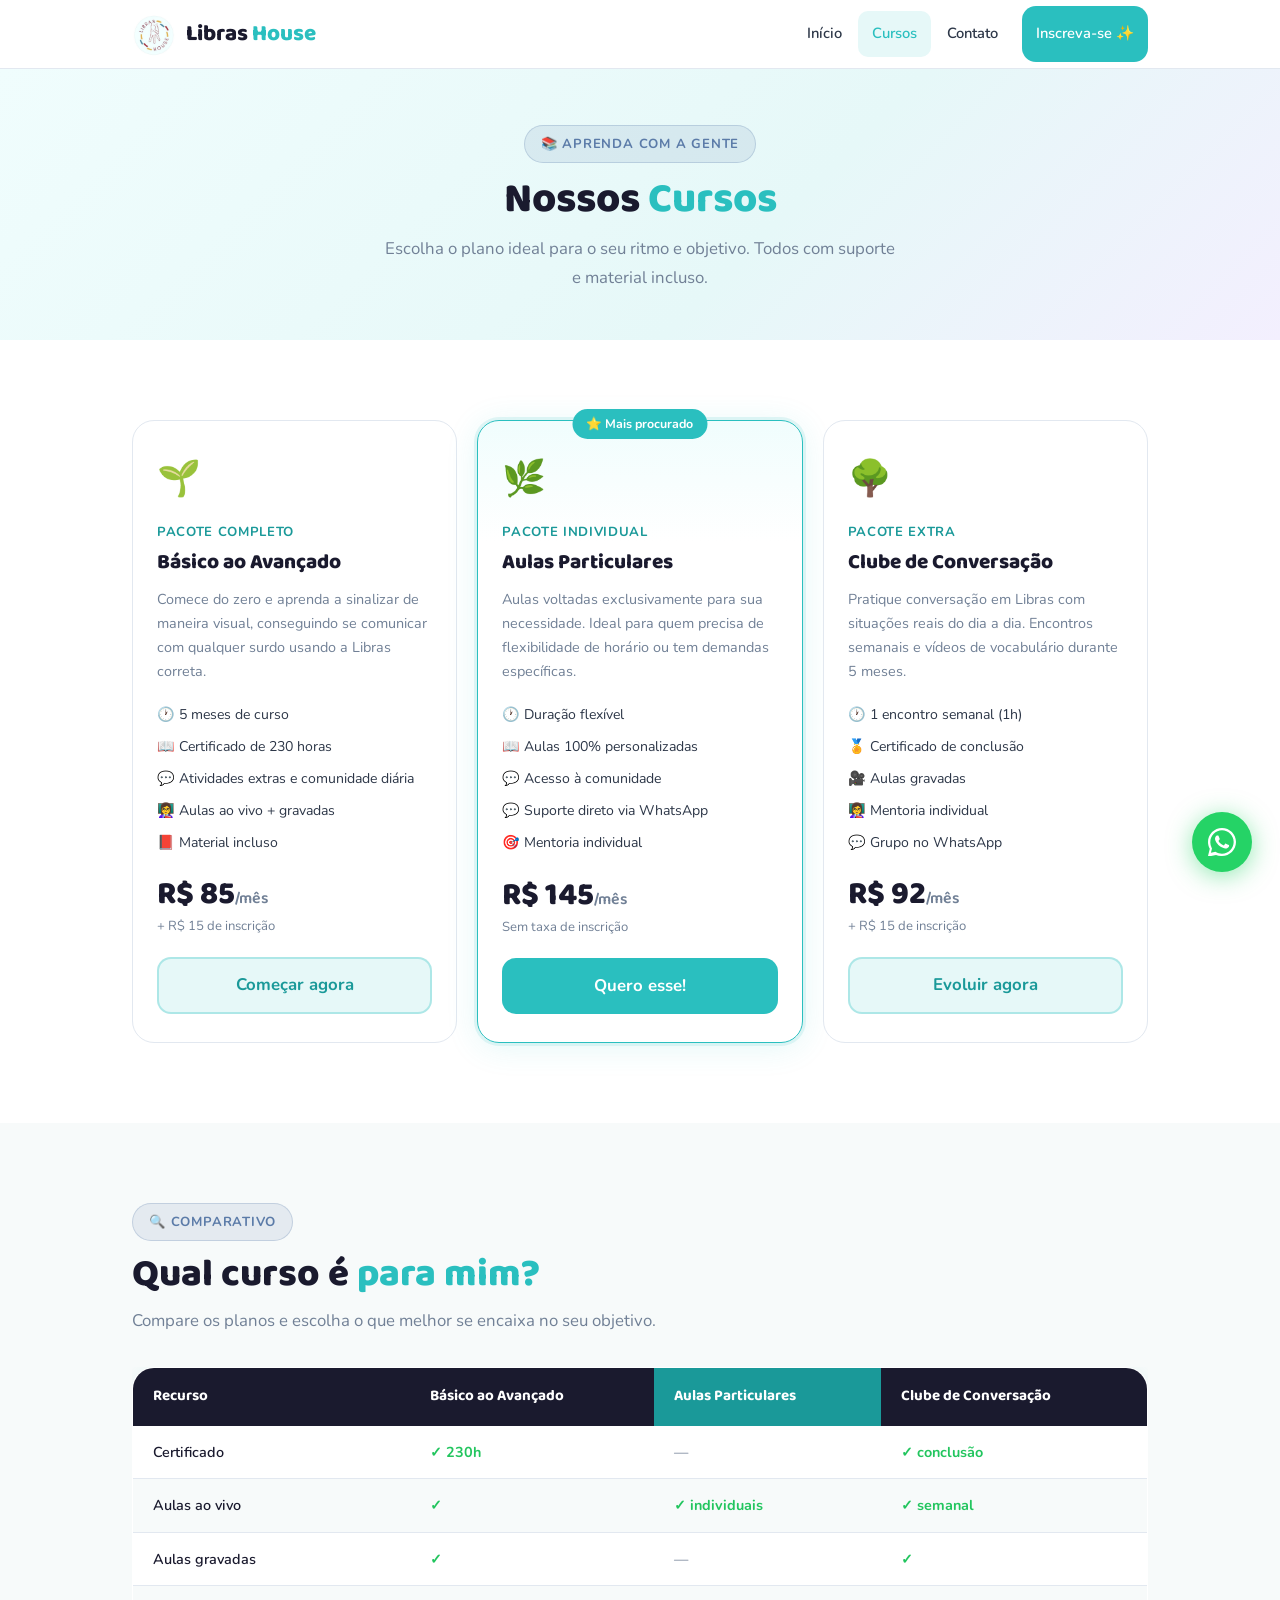
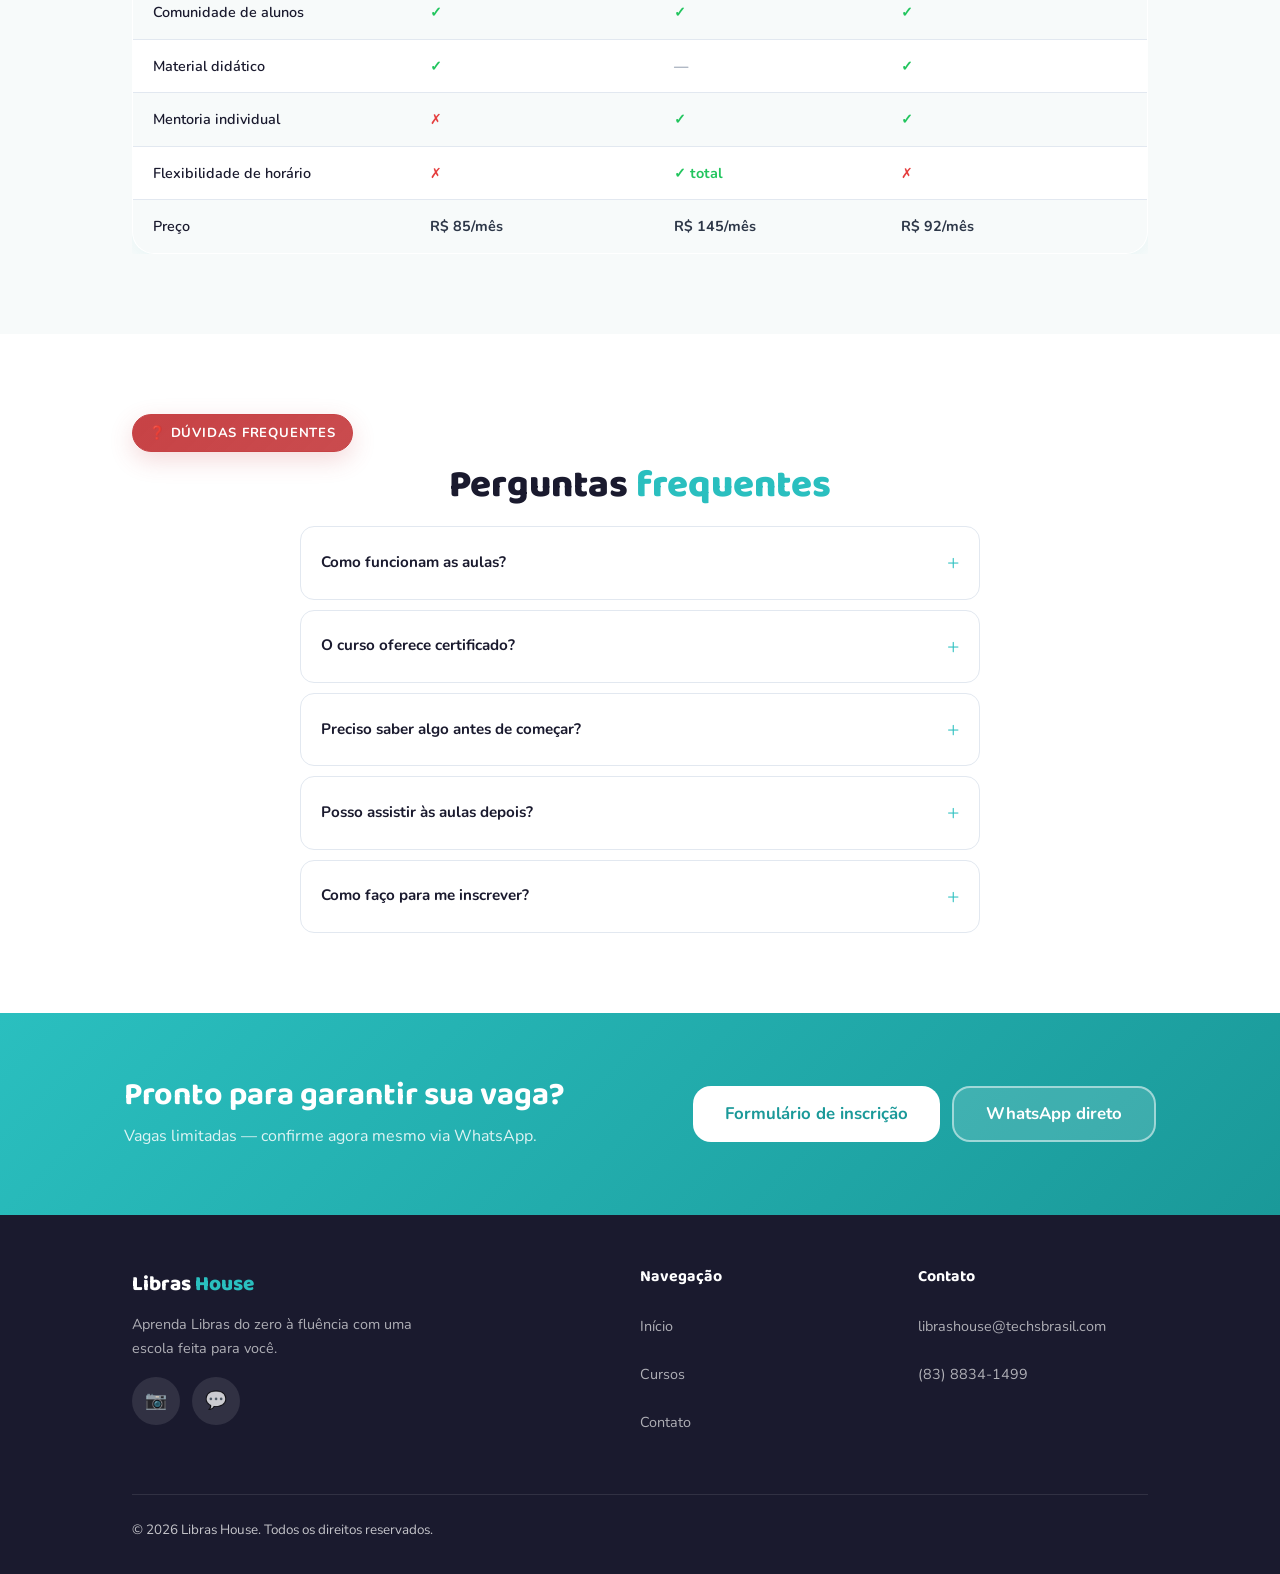
<file: cursos.html>
<!DOCTYPE html>
<html lang="pt-BR">
<head>
  <meta charset="UTF-8" />
  <meta name="viewport" content="width=device-width, initial-scale=1.0" />
  <title>Cursos | Libras House</title>
  <meta name="description" content="Conheça os cursos de Libras da Libras House: completo, aulas particulares e clube de conversação." />
  <link rel="icon" type="image/png" href="logo.jpg" />
  <link rel="preconnect" href="https://fonts.googleapis.com" />
  <link rel="preconnect" href="https://fonts.gstatic.com" crossorigin />
  <link href="https://fonts.googleapis.com/css2?family=Baloo+2:wght@400;600;700;800;900&family=Nunito:wght@400;500;600;700;800&display=swap" rel="stylesheet" />
  <link rel="stylesheet" href="style.css" />
  <style>
    /* ── Page Hero ── */
    .page-hero {
      background: linear-gradient(135deg, #f0fdfd 0%, #e6f8f8 60%, #f3effe 100%);
      padding: 56px 0 48px;
      text-align: center;
    }
    .page-hero h1 { font-size: clamp(1.8rem, 3.5vw, 2.6rem); font-weight: 900; margin-bottom: 10px; }
    .page-hero p { color: var(--muted); font-size: 1.05rem; max-width: 520px; margin: 0 auto; }

    /* ── Courses Grid ── */
    .courses { background: var(--white); }
    .courses-grid {
      display: grid;
      grid-template-columns: repeat(3, minmax(220px, 1fr));
      gap: 20px;
      align-items: stretch;
    }
    .course-card {
      background: var(--white);
      border: 1px solid var(--border);
      border-radius: var(--radius-lg);
      padding: 28px 24px;
      position: relative;
      transition: var(--transition);
      display: flex;
      flex-direction: column;
      min-height: 420px;
    }
    .course-card:hover {
      border-color: var(--teal);
      box-shadow: var(--shadow-md);
      transform: translateY(-3px);
    }
    .course-card.featured {
      border-color: var(--teal);
      box-shadow: 0 0 0 3px rgba(42,191,191,0.12), var(--shadow-md);
      background: linear-gradient(180deg, #f0fdfd 0%, var(--white) 120px);
    }
    .course-badge {
      position: absolute;
      top: -12px;
      left: 50%;
      transform: translateX(-50%);
      background: var(--teal);
      color: var(--white);
      font-size: 0.78rem;
      font-weight: 700;
      padding: 4px 14px;
      border-radius: 100px;
      white-space: nowrap;
    }
    .course-card > * {
      flex-shrink: 0;
    }
    .course-features {
      list-style: none;
      display: flex;
      flex-direction: column;
      gap: 8px;
      margin-bottom: 24px;
      flex: 1 1 auto;
    }
    .course-emoji { font-size: 2.2rem; margin-bottom: 12px; }
    .course-level {
      font-size: 0.82rem;
      font-weight: 700;
      color: var(--teal-dark);
      text-transform: uppercase;
      letter-spacing: 0.05em;
      margin-bottom: 8px;
    }
    .course-card h3 {
      font-size: 1.3rem;
      font-weight: 800;
      margin-bottom: 12px;
    }
    .course-card > p {
      font-size: 0.9rem;
      color: var(--muted);
      line-height: 1.65;
      margin-bottom: 20px;
    }
    .course-features {
      list-style: none;
      display: flex;
      flex-direction: column;
      gap: 8px;
      margin-bottom: 24px;
      flex: 1;
    }
    .course-features li {
      font-size: 0.88rem;
      color: var(--text);
      display: flex;
      align-items: flex-start;
      gap: 8px;
    }
    .course-price {
      margin-bottom: 20px;
    }
    .price-main {
      font-family: var(--font-display);
      font-size: 2rem;
      font-weight: 900;
      color: var(--dark);
      line-height: 1;
    }
    .price-main small {
      font-size: 1rem;
      font-weight: 600;
      color: var(--muted);
    }
    .price-note {
      font-size: 0.82rem;
      color: var(--muted);
      margin-top: 4px;
      display: block;
    }
    .btn-course {
      background: var(--teal-soft);
      color: var(--teal-dark);
      border: 2px solid rgba(42,191,191,0.3);
      font-weight: 700;
      padding: 12px 20px;
      border-radius: var(--radius);
      width: 100%;
      justify-content: center;
      transition: var(--transition);
    }
    .btn-course:hover { background: var(--teal); color: var(--white); border-color: var(--teal); }
    .btn-course-featured {
      background: var(--teal);
      color: var(--white);
      font-weight: 700;
      padding: 12px 20px;
      border-radius: var(--radius);
      width: 100%;
      justify-content: center;
      transition: var(--transition);
    }
    .btn-course-featured:hover { background: var(--teal-dark); transform: translateY(-1px); }

    /* ── Comparison Table ── */
    .compare { background: var(--bg); }
    .compare-table {
      width: 100%;
      border-collapse: collapse;
      background: var(--white);
      border-radius: var(--radius-lg);
      overflow: hidden;
      box-shadow: var(--shadow);
      border: 1px solid var(--border);
    }
    .compare-table th {
      background: var(--dark);
      color: var(--white);
      font-family: var(--font-display);
      font-size: 0.95rem;
      font-weight: 700;
      padding: 16px 20px;
      text-align: left;
    }
    .compare-table th:first-child { background: var(--dark); }
    .compare-table th.highlight { background: var(--teal-dark); }
    .compare-table td {
      padding: 14px 20px;
      border-bottom: 1px solid var(--border);
      font-size: 0.9rem;
      color: var(--text);
    }
    .compare-table tr:last-child td { border-bottom: none; }
    .compare-table tr:nth-child(even) td { background: var(--bg); }
    .compare-table td.feature-label { font-weight: 600; color: var(--dark); }
    .check { color: #22c55e; font-weight: 700; }
    .cross { color: #e53e3e; }
    .dash { color: var(--muted); }

    /* ── FAQ ── */
    .faq { background: var(--white); }
    .faq-list { max-width: 680px; margin: 0 auto; display: flex; flex-direction: column; gap: 10px; }
    .faq-item {
      border: 1px solid var(--border);
      border-radius: var(--radius);
      overflow: hidden;
    }
    .faq-item summary {
      padding: 18px 20px;
      font-weight: 700;
      font-size: 0.95rem;
      cursor: pointer;
      list-style: none;
      display: flex;
      justify-content: space-between;
      align-items: center;
      color: var(--dark);
      transition: var(--transition);
    }
    .faq-item summary:hover { color: var(--teal); background: var(--teal-soft); }
    .faq-item summary::after { content: '+'; font-size: 1.3rem; color: var(--teal); font-weight: 300; flex-shrink: 0; }
    .faq-item[open] summary::after { content: '−'; }
    .faq-item[open] summary { background: var(--teal-soft); color: var(--teal-dark); }
    .faq-item p {
      padding: 16px 20px;
      font-size: 0.9rem;
      color: var(--muted);
      line-height: 1.7;
      border-top: 1px solid var(--border);
    }

    /* ── CTA Banner ── */
    .cta-banner {
      background: linear-gradient(135deg, var(--teal) 0%, var(--teal-dark) 100%);
      padding: 64px 0;
    }
    .cta-banner-inner {
      max-width: 1080px;
      margin: 0 auto;
      padding: 0 24px;
      display: flex;
      align-items: center;
      justify-content: space-between;
      gap: 32px;
      flex-wrap: wrap;
    }
    .cta-banner h2 { color: var(--white); font-size: clamp(1.5rem, 2.5vw, 2rem); margin-bottom: 8px; }
    .cta-banner p { color: rgba(255,255,255,0.85); font-size: 1rem; }
    .btn-white { background: var(--white); color: var(--teal-dark); font-weight: 700; }
    .btn-white:hover { background: var(--teal-soft); transform: translateY(-1px); }

    @media (max-width: 900px) {
      .courses-grid { grid-template-columns: repeat(2, minmax(220px, 1fr)); }
      .compare-table { font-size: 0.82rem; }
      .compare-table th, .compare-table td { padding: 10px 12px; }
    }
    @media (max-width: 760px) {
      .courses-grid { grid-template-columns: 1fr; }
      .course-card { min-height: auto; }
    }
    @media (max-width: 640px) {
      .cta-banner-inner { flex-direction: column; align-items: flex-start; }
    }
  </style>
</head>
<body>

<!-- HEADER -->
<header id="header" role="banner">
  <div class="header-inner">
    <a href="index.html" class="logo">
      <img src="logo.jpg" alt="Logo Libras House" />
      <span class="logo-text">Libras <em>House</em></span>
    </a>
    <button class="menu-toggle" id="menuToggle" aria-label="Abrir menu" aria-expanded="false" aria-controls="nav">
      <span></span><span></span><span></span>
    </button>
    <div class="nav-backdrop" id="navBackdrop"></div>
    <nav id="nav" role="navigation" aria-hidden="true">
      <a href="index.html">Início</a>
      <a href="cursos.html" class="active">Cursos</a>
      <a href="contato.html">Contato</a>
      <a href="https://wa.me/558388341499?text=Olá+Manu!+Quero+garantir+minha+vaga." class="nav-cta" target="_blank" rel="noopener">Inscreva-se ✨</a>
    </nav>
  </div>
</header>

<!-- PAGE HERO -->
<section class="page-hero">
  <div class="container">
    <div class="section-tag">📚 Aprenda com a gente</div>
    <h1>Nossos <em>Cursos</em></h1>
    <p>Escolha o plano ideal para o seu ritmo e objetivo. Todos com suporte e material incluso.</p>
  </div>
</section>

<!-- COURSES -->
<section class="courses section">
  <div class="container">
    <div class="courses-grid">

      <!-- Completo -->
      <article class="course-card reveal">
        <div class="course-emoji">🌱</div>
        <div class="course-level">Pacote completo</div>
        <h3>Básico ao Avançado</h3>
        <p>Comece do zero e aprenda a sinalizar de maneira visual, conseguindo se comunicar com qualquer surdo usando a Libras correta.</p>
        <ul class="course-features">
          <li>🕐 5 meses de curso</li>
          <li>📖 Certificado de 230 horas</li>
          <li>💬 Atividades extras e comunidade diária</li>
          <li>👩‍🏫 Aulas ao vivo + gravadas</li>
          <li>📕 Material incluso</li>
        </ul>
        <div class="course-price">
          <div class="price-main">R$ 85<small>/mês</small></div>
          <span class="price-note">+ R$ 15 de inscrição</span>
        </div>
        <a href="https://wa.me/558388341499?text=Olá+Manu!+Quero+o+curso+Básico+ao+Avançado." class="btn btn-course" target="_blank" rel="noopener">Começar agora</a>
      </article>

      <!-- Particular (featured) -->
      <article class="course-card featured reveal">
        <div class="course-badge">⭐ Mais procurado</div>
        <div class="course-emoji">🌿</div>
        <div class="course-level">Pacote individual</div>
        <h3>Aulas Particulares</h3>
        <p>Aulas voltadas exclusivamente para sua necessidade. Ideal para quem precisa de flexibilidade de horário ou tem demandas específicas.</p>
        <ul class="course-features">
          <li>🕐 Duração flexível</li>
          <li>📖 Aulas 100% personalizadas</li>
          <li>💬 Acesso à comunidade</li>
          <li>💬 Suporte direto via WhatsApp</li>
          <li>🎯 Mentoria individual</li>
        </ul>
        <div class="course-price">
          <div class="price-main">R$ 145<small>/mês</small></div>
          <span class="price-note">Sem taxa de inscrição</span>
        </div>
        <a href="https://wa.me/558388341499?text=Olá+Manu!+Quero+aulas+particulares." class="btn btn-course-featured" target="_blank" rel="noopener">Quero esse!</a>
      </article>

      <!-- Conversação -->
      <article class="course-card reveal">
        <div class="course-emoji">🌳</div>
        <div class="course-level">Pacote extra</div>
        <h3>Clube de Conversação</h3>
        <p>Pratique conversação em Libras com situações reais do dia a dia. Encontros semanais e vídeos de vocabulário durante 5 meses.</p>
        <ul class="course-features">
          <li>🕐 1 encontro semanal (1h)</li>
          <li>🏅 Certificado de conclusão</li>
          <li>🎥 Aulas gravadas</li>
          <li>👩‍🏫 Mentoria individual</li>
          <li>💬 Grupo no WhatsApp</li>
        </ul>
        <div class="course-price">
          <div class="price-main">R$ 92<small>/mês</small></div>
          <span class="price-note">+ R$ 15 de inscrição</span>
        </div>
        <a href="https://wa.me/558388341499?text=Olá+Manu!+Quero+o+Clube+de+Conversação." class="btn btn-course" target="_blank" rel="noopener">Evoluir agora</a>
      </article>
    </div>
  </div>
</section>

<!-- COMPARE -->
<section class="compare section">
  <div class="container">
    <div class="section-tag">🔍 Comparativo</div>
    <h2 class="section-title">Qual curso é <em>para mim?</em></h2>
    <p class="section-subtitle">Compare os planos e escolha o que melhor se encaixa no seu objetivo.</p>
    <div style="overflow-x:auto;">
      <table class="compare-table">
        <thead>
          <tr>
            <th>Recurso</th>
            <th>Básico ao Avançado</th>
            <th class="highlight">Aulas Particulares</th>
            <th>Clube de Conversação</th>
          </tr>
        </thead>
        <tbody>
          <tr>
            <td class="feature-label">Certificado</td>
            <td><span class="check">✓ 230h</span></td>
            <td><span class="dash">—</span></td>
            <td><span class="check">✓ conclusão</span></td>
          </tr>
          <tr>
            <td class="feature-label">Aulas ao vivo</td>
            <td><span class="check">✓</span></td>
            <td><span class="check">✓ individuais</span></td>
            <td><span class="check">✓ semanal</span></td>
          </tr>
          <tr>
            <td class="feature-label">Aulas gravadas</td>
            <td><span class="check">✓</span></td>
            <td><span class="dash">—</span></td>
            <td><span class="check">✓</span></td>
          </tr>
          <tr>
            <td class="feature-label">Comunidade de alunos</td>
            <td><span class="check">✓</span></td>
            <td><span class="check">✓</span></td>
            <td><span class="check">✓</span></td>
          </tr>
          <tr>
            <td class="feature-label">Material didático</td>
            <td><span class="check">✓</span></td>
            <td><span class="dash">—</span></td>
            <td><span class="check">✓</span></td>
          </tr>
          <tr>
            <td class="feature-label">Mentoria individual</td>
            <td><span class="cross">✗</span></td>
            <td><span class="check">✓</span></td>
            <td><span class="check">✓</span></td>
          </tr>
          <tr>
            <td class="feature-label">Flexibilidade de horário</td>
            <td><span class="cross">✗</span></td>
            <td><span class="check">✓ total</span></td>
            <td><span class="cross">✗</span></td>
          </tr>
          <tr>
            <td class="feature-label">Preço</td>
            <td><strong>R$ 85/mês</strong></td>
            <td><strong>R$ 145/mês</strong></td>
            <td><strong>R$ 92/mês</strong></td>
          </tr>
        </tbody>
      </table>
    </div>
  </div>
</section>

<!-- FAQ -->
<section class="faq section">
  <div class="container">
    <div class="section-tag">❓ Dúvidas frequentes</div>
    <h2 class="section-title" style="text-align:center;">Perguntas <em>frequentes</em></h2>
    <div style="height:8px;"></div>
    <div class="faq-list">
      <details class="faq-item">
        <summary>Como funcionam as aulas?</summary>
        <p>As aulas são ao vivo, semanais, com turmas pequenas para garantir atenção individualizada. Cada módulo tem exercícios práticos, materiais digitais e avaliação progressiva.</p>
      </details>
      <details class="faq-item">
        <summary>O curso oferece certificado?</summary>
        <p>Sim! Ao finalizar o curso completo, emitimos certificado com carga horária de 230 horas e nível de proficiência.</p>
      </details>
      <details class="faq-item">
        <summary>Preciso saber algo antes de começar?</summary>
        <p>Não! O curso Básico é ideal para iniciantes absolutos. Basta ter vontade de aprender e uma boa conexão à internet.</p>
      </details>
      <details class="faq-item">
        <summary>Posso assistir às aulas depois?</summary>
        <p>Sim. Todas as aulas são gravadas e ficam disponíveis durante todo o período do curso para os alunos matriculados.</p>
      </details>
      <details class="faq-item">
        <summary>Como faço para me inscrever?</summary>
        <p>Basta enviar uma mensagem pelo WhatsApp ou preencher o formulário na página de Contato. Responderemos em até 24h para confirmar sua vaga.</p>
      </details>
    </div>
  </div>
</section>

<!-- CTA BANNER -->
<section class="cta-banner">
  <div class="cta-banner-inner">
    <div>
      <h2>Pronto para garantir sua vaga?</h2>
      <p>Vagas limitadas — confirme agora mesmo via WhatsApp.</p>
    </div>
    <div style="display:flex;gap:12px;flex-wrap:wrap;">
      <a href="contato.html" class="btn btn-white btn-lg">Formulário de inscrição</a>
      <a href="https://wa.me/558388341499?text=Olá+Manu!+Quero+garantir+minha+vaga." class="btn btn-lg" style="background:rgba(255,255,255,0.15);color:#fff;border:2px solid rgba(255,255,255,0.5);" target="_blank" rel="noopener">WhatsApp direto</a>
    </div>
  </div>
</section>

<!-- FOOTER -->
<footer class="footer">
  <div class="footer-inner">
    <div>
      <span class="logo-text">Libras <em>House</em></span>
      <p>Aprenda Libras do zero à fluência com uma escola feita para você.</p>
      <div class="footer-social" style="margin-top:16px;">
        <a href="https://instagram.com/libras.house" target="_blank" aria-label="Instagram">📷</a>
        <a href="https://wa.me/558388341499" target="_blank" aria-label="WhatsApp">💬</a>
      </div>
    </div>
    <div class="footer-col">
      <h4>Navegação</h4>
      <a href="index.html">Início</a>
      <a href="cursos.html">Cursos</a>
      <a href="contato.html">Contato</a>
    </div>
    <div class="footer-col">
      <h4>Contato</h4>
      <a href="mailto:librashouse@techsbrasil.com">librashouse@techsbrasil.com</a>
      <a href="https://wa.me/558388341499">(83) 8834-1499</a>
    </div>
    <div class="footer-bottom">
      <span>&copy; 2026 Libras House. Todos os direitos reservados.</span>
    </div>
  </div>
</footer>

<!-- WHATSAPP FLOAT -->
<a href="https://wa.me/558388341499?text=Olá+Manu!+Tenho+interesse+no+curso+de+Libras+🤟" class="whatsapp-float" target="_blank" rel="noopener" aria-label="WhatsApp">
  <svg viewBox="0 0 24 24" width="28" height="28" fill="currentColor">
    <path d="M17.472 14.382c-.297-.149-1.758-.867-2.03-.967-.273-.099-.471-.148-.67.15-.197.297-.767.966-.94 1.164-.173.199-.347.223-.644.075-.297-.15-1.255-.463-2.39-1.475-.883-.788-1.48-1.761-1.653-2.059-.173-.297-.018-.458.13-.606.134-.133.298-.347.446-.52.149-.174.198-.298.298-.497.099-.198.05-.371-.025-.52-.075-.149-.669-1.612-.916-2.207-.242-.579-.487-.5-.669-.51-.173-.008-.371-.01-.57-.01-.198 0-.52.074-.792.372-.272.297-1.04 1.016-1.04 2.479 0 1.462 1.065 2.875 1.213 3.074.149.198 2.096 3.2 5.077 4.487.709.306 1.262.489 1.694.625.712.227 1.36.195 1.871.118.571-.085 1.758-.719 2.006-1.413.248-.694.248-1.289.173-1.413-.074-.124-.272-.198-.57-.347z"/>
    <path d="M12 0C5.373 0 0 5.373 0 12c0 2.123.554 4.118 1.523 5.855L.057 23.854a.5.5 0 0 0 .608.61l6.203-1.426A11.945 11.945 0 0 0 12 24c6.627 0 12-5.373 12-12S18.627 0 12 0zm0 22c-1.907 0-3.693-.498-5.24-1.367l-.374-.214-3.883.892.927-3.793-.232-.38A9.953 9.953 0 0 1 2 12C2 6.477 6.477 2 12 2s10 4.477 10 10-4.477 10-10 10z"/>
  </svg>
</a>

<script>
  const header = document.getElementById('header');
  window.addEventListener('scroll', () => header.classList.toggle('scrolled', window.scrollY > 20), { passive: true });
  const toggle = document.getElementById('menuToggle');
  const nav = document.getElementById('nav');
  const backdrop = document.getElementById('navBackdrop');
  let scrollY = 0;
  function openMenu() {
    scrollY = window.scrollY;
    nav.classList.add('open');
    nav.setAttribute('aria-hidden', 'false');
    backdrop.classList.add('open');
    toggle.setAttribute('aria-expanded', true);
    document.body.style.cssText = `overflow:hidden;position:fixed;top:-${scrollY}px;width:100%`;
    // move focus into nav
    const firstLink = nav.querySelector('a'); if (firstLink) firstLink.focus();
  }
  function closeMenu() {
    nav.classList.remove('open');
    nav.setAttribute('aria-hidden', 'true');
    backdrop.classList.remove('open');
    toggle.setAttribute('aria-expanded', false);
    document.body.style.cssText = '';
    window.scrollTo(0, scrollY);
    toggle.focus();
  }
  toggle.addEventListener('click', () => nav.classList.contains('open') ? closeMenu() : openMenu());
  nav.querySelectorAll('a').forEach(a => a.addEventListener('click', closeMenu));
  backdrop.addEventListener('click', closeMenu);
  document.addEventListener('keydown', e => { if (e.key === 'Escape') closeMenu(); });
  const observer = new IntersectionObserver(entries => {
    entries.forEach(e => { if (e.isIntersecting) { e.target.classList.add('visible'); observer.unobserve(e.target); } });
  }, { threshold: 0.1 });
  document.querySelectorAll('.reveal').forEach(el => observer.observe(el));
</script>
</body>
</html>
</file>
<file: style.css>
/* ══════════════════════════════════════════
   LIBRAS HOUSE — Shared Stylesheet
   Mobile-first, touch-optimised (v2)
══════════════════════════════════════════ */

/* ── Reset & Base ── */
*, *::before, *::after { box-sizing: border-box; margin: 0; padding: 0; }

:root {
  --teal:       #2ABFBF;
  --teal-dark:  #1a9999;
  --teal-soft:  #e6f8f8;
  --purple:     #6B4FA0;
  --purple-soft:#f3effe;
  --blue-post:  #5B7BA8;
  --yellow-post:#FFD54F;
  --red-post:   #C74245;
  --dark:       #1a1a2e;
  --text:       #2d3748;
  --muted:      #718096;
  --border:     #e2e8f0;
  --white:      #ffffff;
  --bg:         #f7fafa;

  --radius:     14px;
  --radius-lg:  22px;
  --shadow:     0 2px 16px rgba(42,191,191,0.08);
  --shadow-md:  0 4px 32px rgba(42,191,191,0.13);
  --transition: 0.22s ease;

  --font-display: 'Baloo 2', cursive;
  --font-body:    'Nunito', sans-serif;

  --sp-xs:  8px;
  --sp-sm:  16px;
  --sp-md:  24px;
  --sp-lg:  40px;
  --sp-xl:  64px;

  /* Touch target — generous on mobile */
  --touch: 56px;
}

html { scroll-behavior: smooth; -webkit-text-size-adjust: 100%; }

body {
  font-family: var(--font-body);
  color: var(--text);
  background: var(--white);
  /* Larger base on mobile — easier to read */
  font-size: 17px;
  line-height: 1.7;
  overflow-x: hidden;
}

/* Bump back down on desktop — 17px feels big on wide screens */
@media (min-width: 768px) { body { font-size: 16px; } }

img { display: block; max-width: 100%; height: auto; }
a { color: inherit; text-decoration: none; }
em { font-style: normal; color: var(--teal); }

/* ── Typography ── */
h1, h2, h3, h4 {
  font-family: var(--font-display);
  color: var(--dark);
  line-height: 1.2;
}

.section-tag {
  display: inline-flex;
  align-items: center;
  gap: 6px;
  /* Slightly larger on mobile */
  font-size: 0.82rem;
  font-weight: 700;
  letter-spacing: 0.06em;
  text-transform: uppercase;
  color: var(--blue-post);
  background: rgba(91, 123, 168, 0.12);
  border: 1px solid rgba(91, 123, 168, 0.25);
  padding: 7px 16px;
  border-radius: 100px;
  margin-bottom: 12px;
}

.faq .section-tag {
  color: var(--white);
  background: linear-gradient(135deg, var(--red-post) 0%, rgba(199,66,69,0.95) 100%);
  border-color: var(--red-post);
  box-shadow: 0 8px 25px rgba(199,66,69,0.2);
}

.about .section-tag { color: var(--blue-post); background: rgba(91,123,168,0.12); border-color: rgba(91,123,168,0.25); }
.instructors .section-tag { color: var(--red-post); background: rgba(255,213,79,0.16); border-color: rgba(255,213,79,0.35); }
.testimonials .section-tag { color: var(--dark); background: rgba(255,215,79,0.16); border-color: rgba(255,215,79,0.35); }

.section-title {
  font-size: clamp(1.65rem, 6vw, 2.4rem);
  font-weight: 800;
  margin-bottom: 10px;
  line-height: 1.15;
}

.section-subtitle {
  color: var(--muted);
  font-size: clamp(0.97rem, 3vw, 1.05rem);
  max-width: 540px;
  margin-bottom: 32px;
  line-height: 1.65;
}

/* ── Container ── */
.container {
  max-width: 1080px;
  margin: 0 auto;
  padding: 0 18px;
}

@media (min-width: 480px) { .container { padding: 0 24px; } }
@media (min-width: 768px) { .container { padding: 0 32px; } }

.section { padding: 56px 0; }
@media (min-width: 768px) { .section { padding: 80px 0; } }


/* ══════════════════════
   BUTTONS — very tap-friendly
══════════════════════ */
.btn {
  display: inline-flex;
  align-items: center;
  justify-content: center;
  gap: 8px;
  font-family: var(--font-body);
  font-weight: 700;
  /* Bigger font on mobile */
  font-size: 1.05rem;
  /* Taller tap target */
  min-height: var(--touch);
  padding: 0 28px;
  border-radius: var(--radius);
  cursor: pointer;
  transition: var(--transition);
  border: none;
  text-decoration: none;
  white-space: nowrap;
  -webkit-tap-highlight-color: transparent;
  /* Prevent accidental text selection on double-tap */
  user-select: none;
  -webkit-user-select: none;
}

.btn-block-mobile { width: 100%; }
@media (min-width: 480px) { .btn-block-mobile { width: auto; } }

.btn-primary  { background: var(--teal); color: var(--white); }
.btn-primary:hover  { background: #2ABFBF; transform: translateY(-1px); }
/* Active state for touch feedback */
.btn-primary:active { background: #2ABFBF; transform: scale(0.98); }

.btn-outline  {
  background: transparent;
  color: var(--yellow-post);
  border: 2px solid var(--yellow-post);
}
.btn-outline:hover  { background: rgba(255, 213, 79, 0.1); }
.btn-outline:active { background: rgba(255, 213, 79, 0.1); transform: scale(0.98); }

.btn-purple   { background: var(--purple); color: var(--white); }
.btn-purple:hover   { background: #5a3f8a; transform: translateY(-1px); }

.btn-white    { background: var(--white); color: var(--teal-dark); font-weight: 700; }
.btn-white:hover    { background: var(--teal-soft); transform: translateY(-1px); }
.btn-white:active   { transform: scale(0.98); }

.btn-ghost {
  background: rgba(255,255,255,0.15);
  color: #fff;
  border: 2px solid rgba(255,255,255,0.45);
}
.btn-ghost:hover  { background: rgba(255,255,255,0.25); }
.btn-ghost:active { transform: scale(0.98); }

.btn-lg {
  font-size: 1.1rem;
  /* Even taller on mobile */
  min-height: 60px;
  padding: 0 36px;
  border-radius: 18px;
}
@media (min-width: 768px) {
  .btn-lg { font-size: 1.05rem; min-height: 56px; padding: 0 32px; }
}


/* ══════════════
   HEADER / NAV
══════════════ */
#header {
  position: sticky;
  top: 0;
  z-index: 100;
  background: rgba(255,255,255,0.97);
  backdrop-filter: blur(12px);
  -webkit-backdrop-filter: blur(12px);
  border-bottom: 1px solid var(--border);
  transition: box-shadow var(--transition);
}
#header.scrolled { box-shadow: 0 2px 20px rgba(0,0,0,0.08); }

.header-inner {
  max-width: 1080px;
  margin: 0 auto;
  padding: 0 18px;
  /* Taller header on mobile = bigger tap area */
  height: 68px;
  display: flex;
  align-items: center;
  justify-content: space-between;
  gap: 16px;
}
@media (min-width: 480px) { .header-inner { padding: 0 24px; } }
@media (min-width: 768px) { .header-inner { height: 68px; padding: 0 32px; } }

.logo {
  display: flex;
  align-items: center;
  gap: 10px;
  flex-shrink: 0;
  min-height: var(--touch);
}
.logo img {
  width: 40px;
  height: 40px;
  border-radius: 50%;
  object-fit: cover;
}
@media (min-width: 480px) { .logo img { width: 44px; height: 44px; } }
.logo-text {
  font-family: var(--font-display);
  font-size: 1.3rem;
  font-weight: 800;
  color: var(--dark);
}
@media (min-width: 480px) { .logo-text { font-size: 1.4rem; } }
.logo-text em { color: var(--teal); }

/* Desktop nav */
nav {
  display: flex;
  align-items: center;
  gap: 2px;
}
nav a {
  font-weight: 600;
  font-size: 0.92rem;
  color: var(--text);
  padding: 10px 14px;
  border-radius: 10px;
  transition: var(--transition);
  min-height: 44px;
  display: flex;
  align-items: center;
}
nav a:hover  { color: var(--teal); background: var(--teal-soft); }
nav a.active { color: var(--teal); background: var(--teal-soft); }
nav a.nav-cta {
  background: var(--teal);
  color: var(--white);
  margin-left: 8px;
  border-radius: var(--radius);
}
nav a.nav-cta:hover { background: var(--teal-dark); }

/* Hamburger */
.menu-toggle {
  display: none;
  flex-direction: column;
  justify-content: center;
  align-items: center;
  gap: 5px;
  background: var(--teal-soft);
  border: 1.5px solid rgba(42,191,191,0.3);
  cursor: pointer;
  padding: 10px;
  border-radius: var(--radius);
  /* Generous tap target */
  width: 52px;
  height: 52px;
  flex-shrink: 0;
  -webkit-tap-highlight-color: transparent;
  transition: var(--transition);
}
.menu-toggle:active { background: rgba(42,191,191,0.2); transform: scale(0.96); }
.menu-toggle span {
  display: block;
  width: 24px;
  height: 2.5px;
  background: var(--teal-dark);
  border-radius: 2px;
  transition: var(--transition);
}

.nav-backdrop {
  display: none;
  position: fixed;
  inset: 0;
  background: rgba(0,0,0,0.45);
  z-index: 99;
  opacity: 0;
  transition: opacity 0.25s ease;
}
.nav-backdrop.open { opacity: 1; }

/* ── Mobile Nav Drawer ── */
@media (max-width: 768px) {
  .menu-toggle { display: flex; }

  nav {
    display: flex;
    flex-direction: column;
    align-items: stretch;
    gap: 6px;
    position: fixed;
    top: 0;
    right: -100%;
    bottom: 0;
    width: min(300px, 88vw);
    background: var(--white);
    padding: 88px 18px 48px;
    z-index: 100;
    box-shadow: -8px 0 40px rgba(0,0,0,0.14);
    overflow-y: auto;
    transition: right 0.3s ease;
  }
  nav.open { right: 0; }

  nav a {
    width: 100%;
    padding: 16px 20px;
    font-size: 1.1rem;
    border-radius: var(--radius);
    /* Large tap target in menu */
    min-height: 58px;
  }
  nav a.nav-cta {
    margin-left: 0;
    margin-top: 14px;
    justify-content: center;
    font-size: 1.05rem;
    min-height: 58px;
  }
  .nav-backdrop { display: block; }
}


/* ══════════════════
   FEATURES BAR
══════════════════ */
.features-bar {
  background: var(--teal-soft);
  border-top: 1px solid rgba(42,191,191,0.15);
  border-bottom: 1px solid rgba(42,191,191,0.15);
  padding: 28px 0;
}
.features-inner {
  max-width: 1080px;
  margin: 0 auto;
  padding: 0 18px;
  display: grid;
  grid-template-columns: repeat(2, 1fr);
  gap: 14px;
}
@media (min-width: 480px)  { .features-inner { padding: 0 24px; gap: 16px; } }
@media (min-width: 768px)  { .features-inner { padding: 0 32px; gap: 20px; } }
@media (min-width: 900px)  { .features-inner { grid-template-columns: repeat(4, 1fr); } }

.feature-item {
  display: flex;
  align-items: center;
  gap: 14px;
  background: var(--white);
  border: 1px solid rgba(42,191,191,0.2);
  border-radius: var(--radius);
  /* Keep cards square on mobile */
  padding: 16px 14px;
  transition: var(--transition);
  aspect-ratio: 1 / 1;
  min-height: 120px;
}
.feature-item:active { transform: scale(0.98); }
@media (min-width: 900px) {
  .feature-item {
    background: transparent;
    border: none;
    padding: 0;
    aspect-ratio: auto;
    min-height: 0;
  }
}
.feature-icon {
  font-size: 1.9rem;
  flex-shrink: 0;
}
.feature-item strong {
  display: block;
  font-size: 0.9rem;
  font-weight: 700;
  color: var(--dark);
  line-height: 1.3;
}
.feature-item p {
  font-size: 0.8rem;
  color: var(--muted);
  line-height: 1.4;
  margin-top: 2px;
}


/* ══════════════
   FOOTER
══════════════ */
.footer {
  background: var(--dark);
  color: rgba(255,255,255,0.75);
  padding: 52px 0 32px;
}
.footer-inner {
  max-width: 1080px;
  margin: 0 auto;
  padding: 0 18px;
  display: grid;
  grid-template-columns: 1fr;
  gap: 36px;
}
@media (min-width: 480px)  { .footer-inner { padding: 0 24px; } }
@media (min-width: 640px)  { .footer-inner { grid-template-columns: 1fr 1fr; } }
@media (min-width: 900px)  { .footer-inner { grid-template-columns: 2fr 1fr 1fr; gap: 48px; padding: 0 32px; } }

.footer .logo-text { color: var(--white); font-size: 1.3rem; }
.footer > div > p,
.footer-inner > div > p {
  margin-top: 10px;
  font-size: 0.9rem;
  line-height: 1.7;
  max-width: 300px;
  color: rgba(255,255,255,0.65);
}
.footer-col h4 {
  font-family: var(--font-display);
  font-size: 1rem;
  font-weight: 700;
  color: var(--white);
  margin-bottom: 16px;
}
.footer-col a {
  display: flex;
  align-items: center;
  font-size: 0.9rem;
  color: rgba(255,255,255,0.65);
  /* Comfortable tap target */
  min-height: 48px;
  padding: 2px 0;
  transition: var(--transition);
}
.footer-col a:hover { color: var(--teal); }

.footer-bottom {
  grid-column: 1 / -1;
  border-top: 1px solid rgba(255,255,255,0.1);
  padding-top: 24px;
  font-size: 0.84rem;
  display: flex;
  justify-content: space-between;
  align-items: center;
  gap: 12px;
  flex-wrap: wrap;
}

.footer-social { display: flex; gap: 12px; margin-top: 16px; }
.footer-social a {
  /* Larger tap targets for social icons */
  width: 48px;
  height: 48px;
  background: rgba(255,255,255,0.1);
  border-radius: 50%;
  display: flex;
  align-items: center;
  justify-content: center;
  font-size: 1.1rem;
  transition: var(--transition);
  -webkit-tap-highlight-color: transparent;
}
.footer-social a:hover  { background: var(--teal); }
.footer-social a:active { transform: scale(0.95); }


/* ══════════════
   WHATSAPP FLOAT
══════════════ */
.whatsapp-float {
  position: fixed;
  /* Higher on mobile to clear iOS home indicator */
  bottom: 24px;
  right: 18px;
  /* Bigger on mobile */
  width: 64px;
  height: 64px;
  background: #25D366;
  color: var(--white);
  border-radius: 50%;
  display: flex;
  align-items: center;
  justify-content: center;
  box-shadow: 0 4px 24px rgba(37,211,102,0.5);
  z-index: 200;
  transition: transform var(--transition), box-shadow var(--transition);
  -webkit-tap-highlight-color: transparent;
}
.whatsapp-float:hover,
.whatsapp-float:active {
  transform: scale(1.1);
  box-shadow: 0 6px 32px rgba(37,211,102,0.6);
}
@media (min-width: 768px) {
  .whatsapp-float {
    bottom: 28px;
    right: 28px;
    width: 60px;
    height: 60px;
  }
}


/* ══════════════
   SCROLL REVEAL
══════════════ */
.reveal {
  opacity: 0;
  transform: translateY(16px);
  transition: opacity 0.5s ease, transform 0.5s ease;
}
.reveal.visible { opacity: 1; transform: none; }

@media (prefers-reduced-motion: reduce) {
  .reveal { opacity: 1; transform: none; transition: none; }
  * { transition-duration: 0.01ms !important; }
}


/* ══════════════════════════════════════════
   MOBILE-SPECIFIC ENHANCEMENTS
   These patches layer on top of per-page
   styles and fix common mobile pain points.
══════════════════════════════════════════ */

/* ── Ensure all interactive elements hit minimum tap size ── */
button, [role="button"], input[type="submit"], input[type="button"],
select, a.btn, a.nav-cta, .contact-method, .btn-course, .btn-course-featured,
.btn-submit, .faq-item summary {
  min-height: var(--touch);
}

/* ── Form inputs: 16px prevents iOS auto-zoom on focus ── */
input, select, textarea {
  font-size: 16px !important;
  -webkit-appearance: none;
  appearance: none;
}

/* ── Prevent long strings (emails, URLs) breaking layout ── */
p, li, td, th, label, span, a {
  overflow-wrap: break-word;
  word-break: break-word;
}

/* ── Links in body copy get a visible underline ── */
.about-card a, .instructor-info a, .tcard a, .footer p a {
  text-decoration: underline;
  text-underline-offset: 3px;
}

/* ── Improve tap feedback on cards ── */
.about-card, .instructor-card, .course-card, .tcard, .contact-method,
.feature-item {
  -webkit-tap-highlight-color: transparent;
}

/* ── Page hero: slightly more padding on small phones ── */
@media (max-width: 380px) {
  .hero { padding: 36px 0 32px; }
  .page-hero { padding: 36px 0 28px; }
  .section { padding: 48px 0; }
  .container { padding: 0 16px; }
}

/* ── Hero trust bar: stack on very small screens ── */
@media (max-width: 360px) {
  .hero-trust { flex-direction: column; gap: 12px; width: 100%; }
  .trust-divider { width: 60%; height: 1px; }
}

/* ── Hero buttons full-width below 480px ── */
@media (max-width: 479px) {
  .hero-buttons { flex-direction: column; }
  .hero-buttons .btn { width: 100%; }
  .cta-buttons { flex-direction: column; }
  .cta-buttons .btn { width: 100%; }
}

/* ── Course cards: ensure buttons are always full-width ── */
@media (max-width: 639px) {
  .btn-course, .btn-course-featured { min-height: 58px; font-size: 1.05rem; }
}

/* ── Contact form: full-width row fields on narrow screens ── */
@media (max-width: 599px) {
  .form-row { grid-template-columns: 1fr !important; }
}

/* ── FAQ: bigger tap target on mobile ── */
@media (max-width: 767px) {
  .faq-item summary {
    padding: 18px 20px;
    font-size: 1rem;
    min-height: 60px;
  }
  .faq-item p {
    font-size: 0.93rem;
    padding: 16px 20px 20px;
  }
}

/* ── Compare table: horizontal scroll wrapper on small screens ── */
.table-wrap {
  overflow-x: auto;
  -webkit-overflow-scrolling: touch;
  border-radius: var(--radius-lg);
  /* Hint to user that it scrolls */
  scrollbar-width: thin;
  scrollbar-color: var(--teal) transparent;
}
.table-wrap::-webkit-scrollbar { height: 4px; }
.table-wrap::-webkit-scrollbar-thumb { background: var(--teal); border-radius: 4px; }

/* ── Compare table: min width so content doesn't collapse ── */
.compare-table { min-width: 500px; }

/* ── Section tags: centred on mobile ── */
@media (max-width: 767px) {
  .about .section-tag,
  .instructors .section-tag,
  .testimonials .section-tag,
  .instagram .section-tag,
  .compare .section-tag,
  .faq .section-tag {
    display: flex;
    width: fit-content;
  }
}

/* ── Instructor photo: slightly smaller on narrow phones ── */
@media (max-width: 380px) {
  .instructor-photo-placeholder { width: 60px !important; height: 60px !important; font-size: 1.6rem !important; }
}

/* ── WhatsApp CTA: add breathing room above float button ── */
body { padding-bottom: 0; }
@media (max-width: 767px) {
  /* Make sure the last section doesn't hide behind the float button */
  .footer { padding-bottom: 96px; }
}
@media (min-width: 768px) {
  .footer { padding-bottom: 32px; }
}

/* ── Instagram grid: tighter gap on small screens ── */
@media (max-width: 480px) {
  .insta-grid { gap: 8px !important; }
}

/* ── Testimonial images: consistent aspect ratio ── */
/* ── About (Quem somos): quadros/cards quadrados ── */
.about-grid {
  display: grid;
  grid-template-columns: repeat(2, 1fr);
  gap: 20px;
  align-items: stretch;
}

.about-card {
  background: var(--white);
  border: 1px solid rgba(91,123,168,0.25);
  border-radius: var(--radius-lg);
  padding: 22px 18px;
  transition: transform 200ms ease, box-shadow 200ms ease, border-color 200ms ease;
  box-shadow: 0 12px 30px rgba(91,123,168,0.08);
  aspect-ratio: 1 / 1;
  display: flex;
  flex-direction: column;
  align-items: center;
  justify-content: center;
  text-align: center;
  min-height: 0;
}

/* ── Shared card baseline across the site (mobile-first) ── */
.about-card,
.instructor-card,
.tcard {
  border-radius: var(--radius-lg);
}

.about-card:hover,
.instructor-card:hover,
.tcard:hover {
  transform: translateY(-4px);
}


.about-card:hover {
  border-color: var(--blue-post);
  box-shadow: 0 16px 40px rgba(91,123,168,0.18);
  transform: translateY(-4px);
}

.about-icon { font-size: 2rem; margin-bottom: 12px; line-height: 1; }
.about-card h3 { font-size: 1.06rem; font-weight: 800; margin-bottom: 10px; line-height: 1.2; }
.about-card p { font-size: 0.9rem; color: var(--muted); line-height: 1.65; margin: 0; }

/* keep same layout intent on small screens */
@media (max-width: 900px) {
  .about-grid { grid-template-columns: repeat(2, 1fr); }
}
@media (max-width: 640px) {
  .about-grid {
    grid-template-columns: repeat(2, 1fr);
    gap: 12px;
  }
}
  /* Reduce height + remove unnecessary empty vertical space */
  .about-card {
    aspect-ratio: auto;
    min-height: 0;
    padding: 16px 16px;
    justify-content: flex-start;
    gap: 8px;
  }
  .about-card h3 { margin-bottom: 6px; font-size: 1.02rem; }
  .about-card p { line-height: 1.6; font-size: 0.9rem; }


.tcard img {
  aspect-ratio: 16 / 9;
  object-fit: cover;
  width: 100%;
  border-radius: var(--radius);
}

/* Equal-height testimonials cards */
.tcard {
  display: flex;
  flex-direction: column;
  height: 100%;
}

.tcard p {
  margin-top: auto;
  font-style: italic;
}



/* ── CTA banner text: tighter on phones ── */
@media (max-width: 479px) {
  .cta-banner { padding: 44px 0; }
  .cta-banner h2 { font-size: 1.4rem; }
}

/* ── Page hero text: tighter on phones ── */
@media (max-width: 479px) {
  .page-hero h1 { font-size: 1.75rem; }
}
</file>
